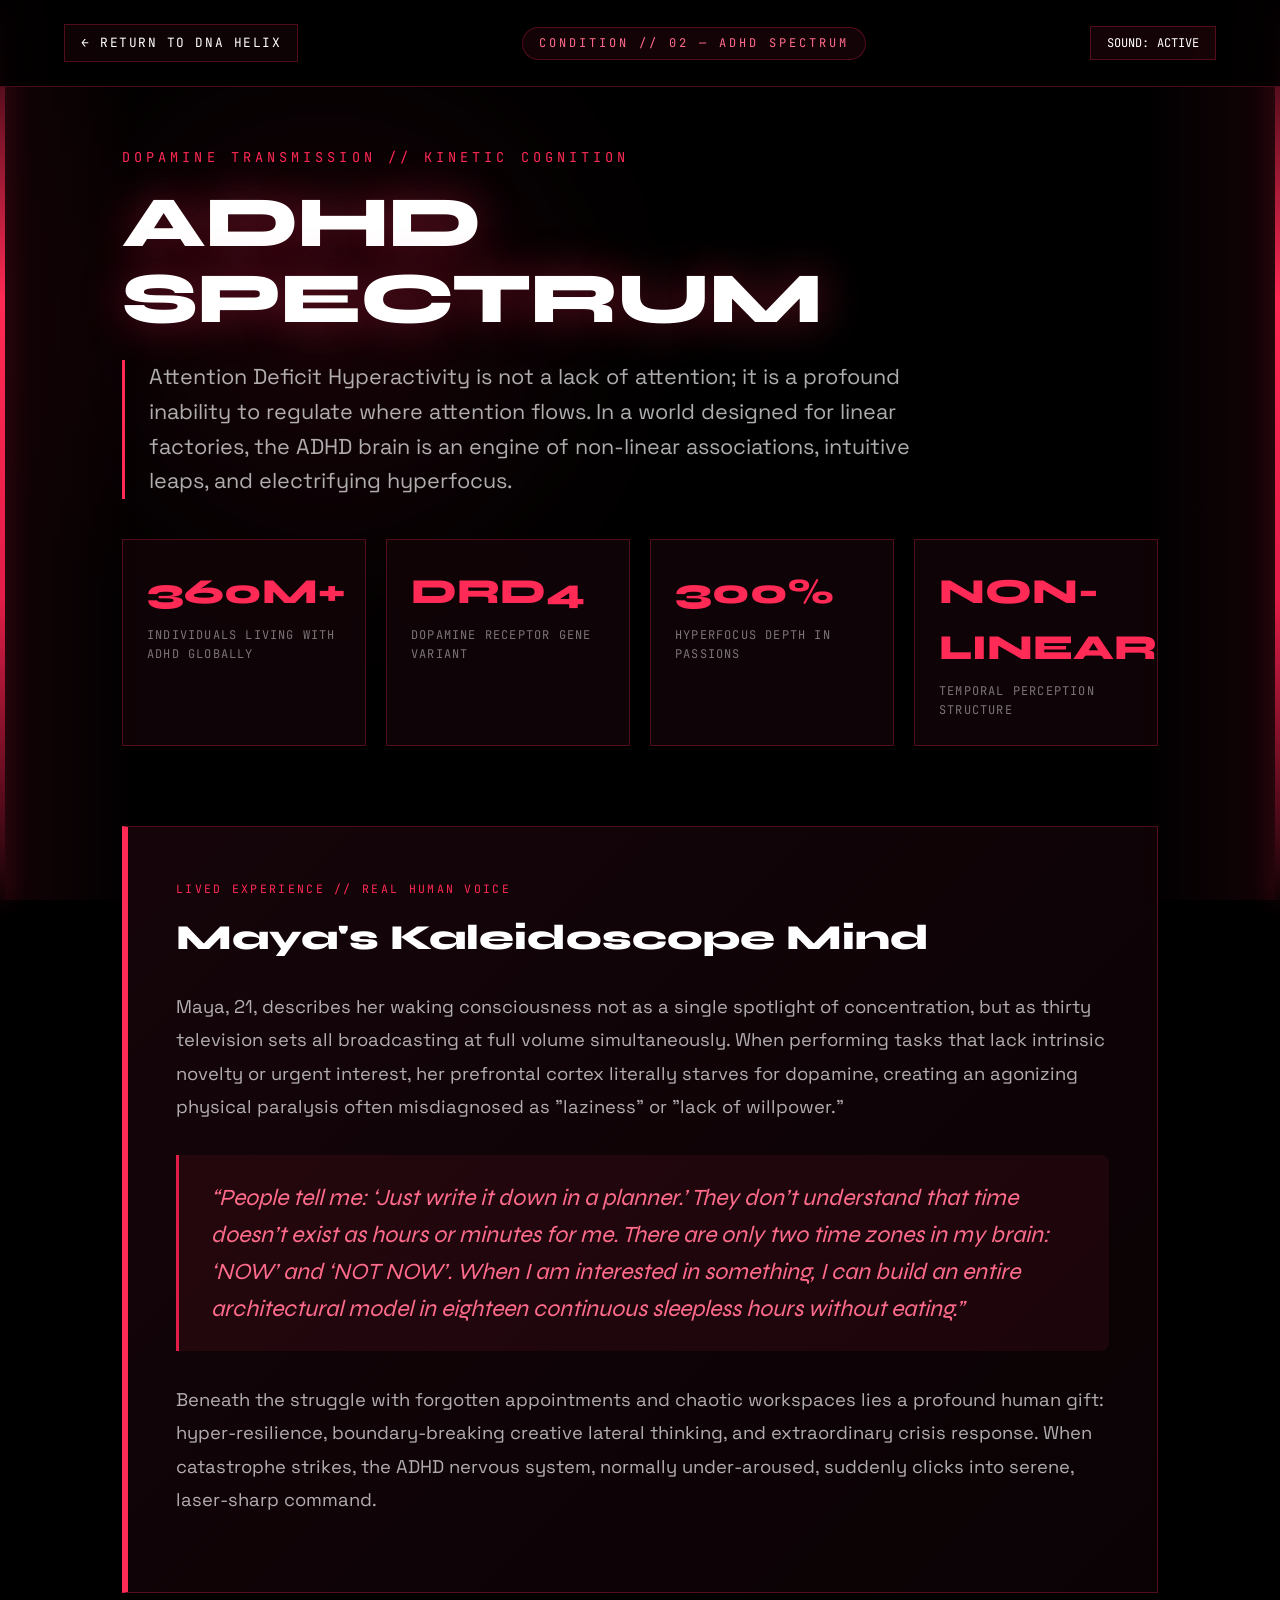
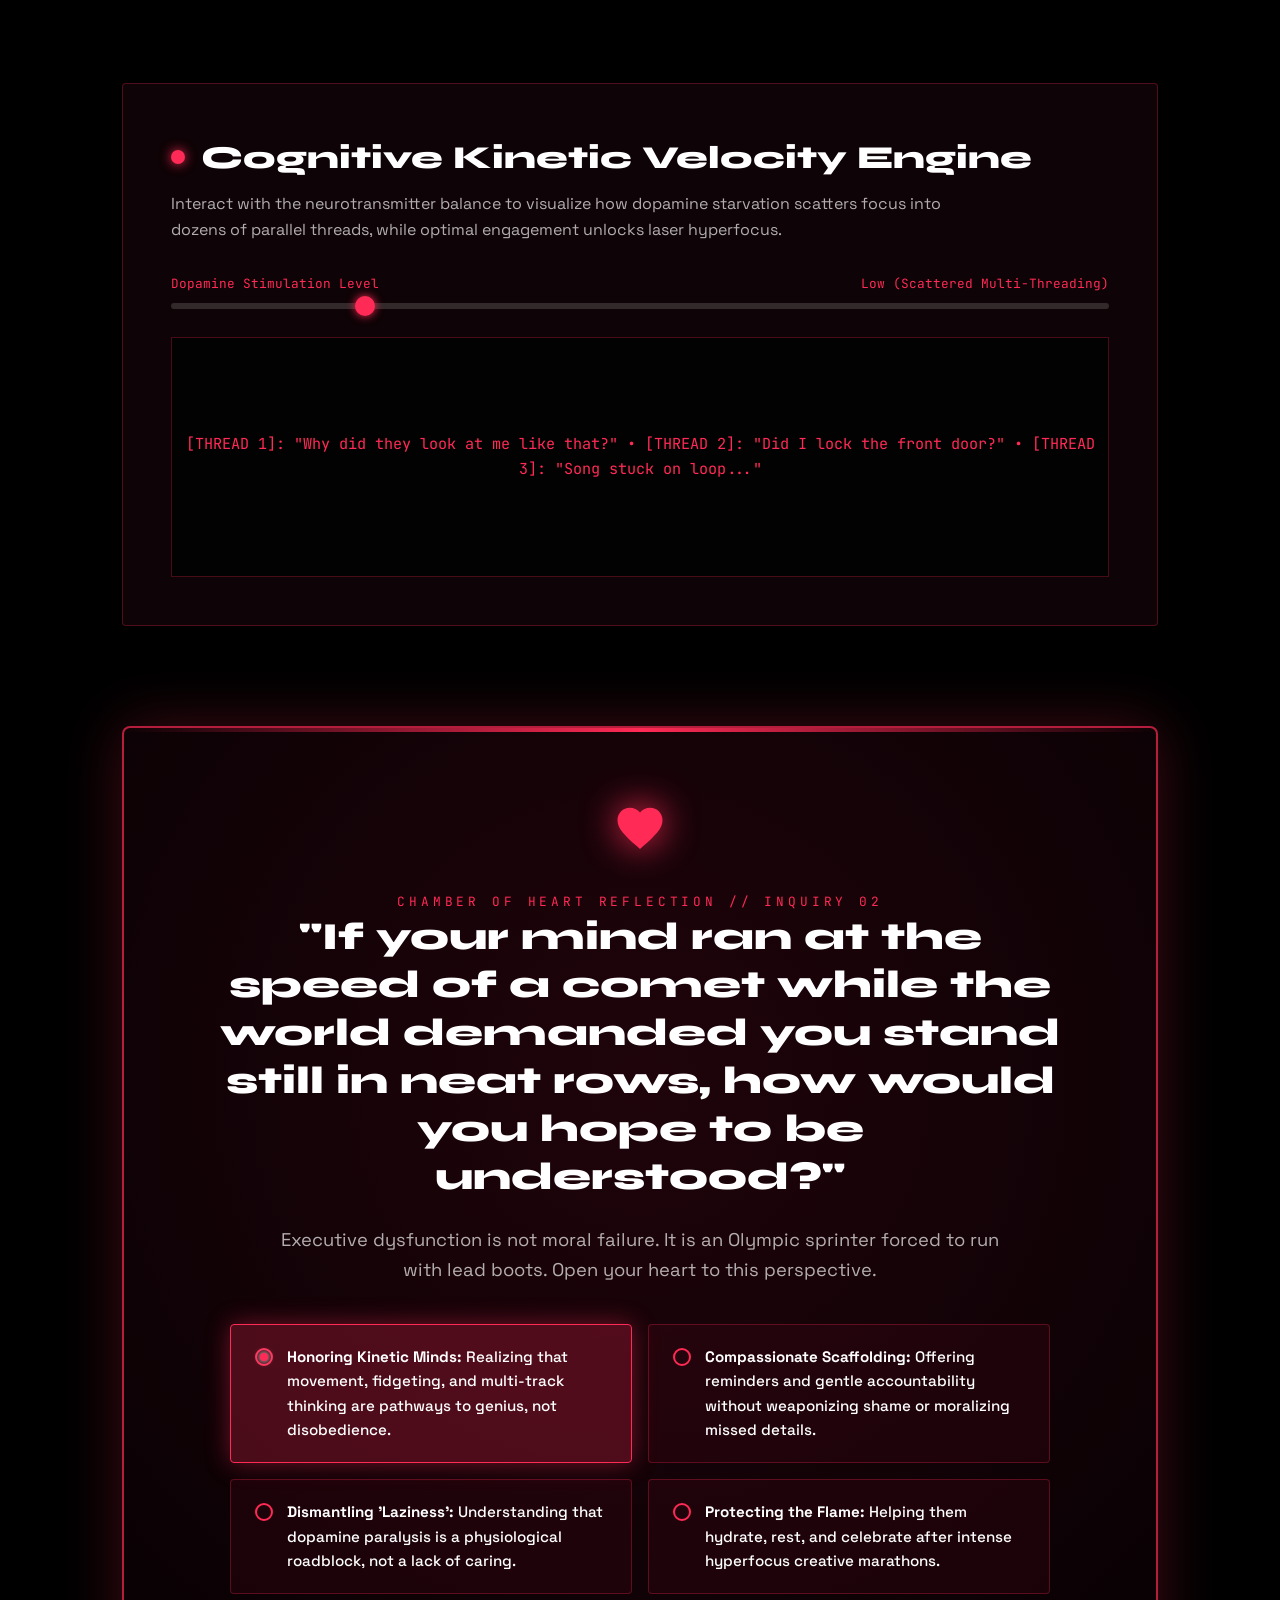
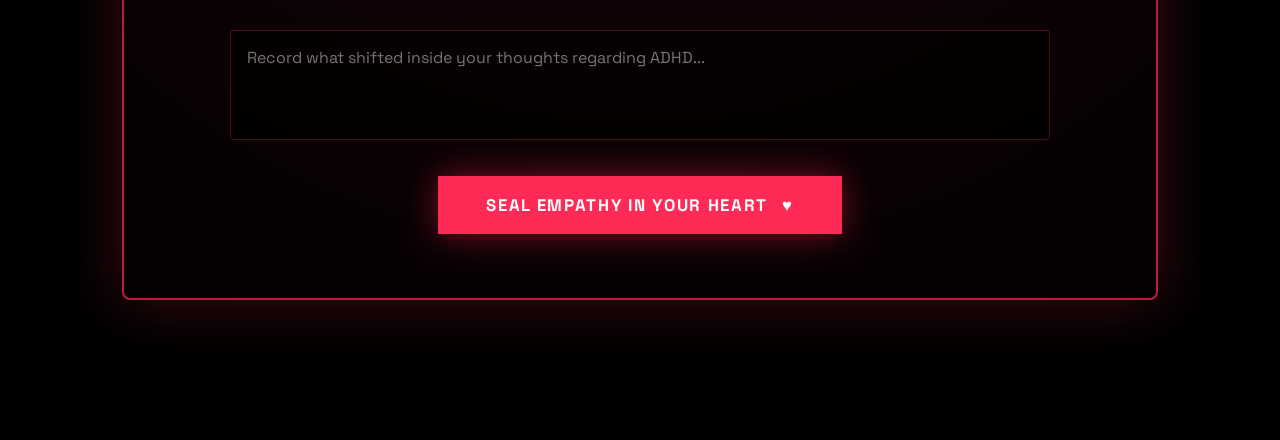
<file: adhd.html>
<!DOCTYPE html>
<html lang="en">
<head>
  <meta charset="UTF-8">
  <meta name="viewport" content="width=device-width, initial-scale=1.0">
  <title>ADHD Spectrum // MORBUS Empathy Chamber</title>
  <meta name="description" content="Understand the kinetic architecture of the ADHD mind, dopamine divergence, and cultivate genuine empathy.">
  <link rel="stylesheet" href="css/condition.css">
</head>
<body>

  <!-- Red Glowing Side Rails -->
  <div class="side-rail-left"></div>
  <div class="side-rail-right"></div>
  <div class="side-vignette-left"></div>
  <div class="side-vignette-right"></div>
  <div class="bg-ambient-orb"></div>

  <!-- Sticky Navigation Header -->
  <header class="condition-nav-header">
    <a href="index.html" class="nav-back-link">
      ← RETURN TO DNA HELIX
    </a>
    <div class="nav-center-badge">
      CONDITION // 02 — ADHD SPECTRUM
    </div>
    <button class="nav-audio-btn" id="audio-toggle">
      <span>SOUND:</span> <span id="audio-state">ACTIVE</span>
    </button>
  </header>

  <!-- Main Container -->
  <main class="condition-container">
    
    <!-- Hero Section -->
    <section class="condition-hero">
      <span class="hero-tag">DOPAMINE TRANSMISSION // KINETIC COGNITION</span>
      <h1 class="hero-title">ADHD SPECTRUM</h1>
      <p class="hero-lead">
        Attention Deficit Hyperactivity is not a lack of attention; it is a profound inability to regulate where attention flows. In a world designed for linear factories, the ADHD brain is an engine of non-linear associations, intuitive leaps, and electrifying hyperfocus.
      </p>

      <div class="hero-metrics-grid">
        <div class="metric-card">
          <div class="metric-val">360M+</div>
          <div class="metric-label">Individuals Living With ADHD Globally</div>
        </div>
        <div class="metric-card">
          <div class="metric-val">DRD4</div>
          <div class="metric-label">Dopamine Receptor Gene Variant</div>
        </div>
        <div class="metric-card">
          <div class="metric-val">300%</div>
          <div class="metric-label">Hyperfocus Depth In Passions</div>
        </div>
        <div class="metric-card">
          <div class="metric-val">NON-LINEAR</div>
          <div class="metric-label">Temporal Perception Structure</div>
        </div>
      </div>
    </section>

    <!-- The Lived Narrative -->
    <section class="narrative-section">
      <span class="narrative-badge">LIVED EXPERIENCE // REAL HUMAN VOICE</span>
      <h2 class="narrative-heading">Maya's Kaleidoscope Mind</h2>
      
      <p class="narrative-body">
        Maya, 21, describes her waking consciousness not as a single spotlight of concentration, but as thirty television sets all broadcasting at full volume simultaneously. When performing tasks that lack intrinsic novelty or urgent interest, her prefrontal cortex literally starves for dopamine, creating an agonizing physical paralysis often misdiagnosed as "laziness" or "lack of willpower."
      </p>

      <div class="narrative-quote">
        “People tell me: ‘Just write it down in a planner.’ They don’t understand that time doesn’t exist as hours or minutes for me. There are only two time zones in my brain: ‘NOW’ and ‘NOT NOW’. When I am interested in something, I can build an entire architectural model in eighteen continuous sleepless hours without eating.”
      </div>

      <p class="narrative-body">
        Beneath the struggle with forgotten appointments and chaotic workspaces lies a profound human gift: hyper-resilience, boundary-breaking creative lateral thinking, and extraordinary crisis response. When catastrophe strikes, the ADHD nervous system, normally under-aroused, suddenly clicks into serene, laser-sharp command.
      </p>
    </section>

    <!-- Interactive Simulator: The Mind Velocity Engine -->
    <section class="simulator-section">
      <div class="simulator-header">
        <h3 class="simulator-title">Cognitive Kinetic Velocity Engine</h3>
        <p class="simulator-desc">
          Interact with the neurotransmitter balance to visualize how dopamine starvation scatters focus into dozens of parallel threads, while optimal engagement unlocks laser hyperfocus.
        </p>
      </div>

      <div class="slider-group">
        <div class="slider-row">
          <div class="slider-label">
            <span>Dopamine Stimulation Level</span>
            <span id="dopamine-val">Low (Scattered Multi-Threading)</span>
          </div>
          <input type="range" class="custom-range" id="dopamine-slider" min="0" max="100" value="20">
        </div>
      </div>

      <div class="sensory-viewport" id="thought-viewport" style="flex-direction: column; gap: 8px;">
        <div id="thought-stream" style="font-family: var(--font-mono); font-size: 0.95rem; color: #ff2a55; text-align: center;">
          [THREAD 1]: "Why did they look at me like that?" • [THREAD 2]: "Did I lock the front door?" • [THREAD 3]: "Song stuck on loop..."
        </div>
      </div>
    </section>

    <!-- The Empathy Reflection Chamber -->
    <section class="empathy-chamber">
      <div class="heart-beater" id="heart-trigger" title="Click to listen to heartbeat">
        <svg viewBox="0 0 24 24">
          <path d="M12 21.35l-1.45-1.32C5.4 15.36 2 12.28 2 8.5 2 5.42 4.42 3 7.5 3c1.74 0 3.41.81 4.5 2.09C13.09 3.81 14.76 3 16.5 3 19.58 3 22 5.42 22 8.5c0 3.78-3.4 6.86-8.55 11.54L12 21.35z"/>
        </svg>
      </div>

      <span class="chamber-eyebrow">CHAMBER OF HEART REFLECTION // INQUIRY 02</span>
      
      <h2 class="chamber-question">
        "If your mind ran at the speed of a comet while the world demanded you stand still in neat rows, how would you hope to be understood?"
      </h2>

      <p class="chamber-subquestion">
        Executive dysfunction is not moral failure. It is an Olympic sprinter forced to run with lead boots. Open your heart to this perspective.
      </p>

      <div class="empathy-choices-grid">
        <div class="empathy-option" data-pledge="I will value people for their unique creative fire rather than their ability to sit motionless.">
          <div class="option-radio"></div>
          <div class="option-text">
            <strong>Honoring Kinetic Minds:</strong> Realizing that movement, fidgeting, and multi-track thinking are pathways to genius, not disobedience.
          </div>
        </div>

        <div class="empathy-option" data-pledge="I will replace shame with supportive structures and external scaffolding.">
          <div class="option-radio"></div>
          <div class="option-text">
            <strong>Compassionate Scaffolding:</strong> Offering reminders and gentle accountability without weaponizing shame or moralizing missed details.
          </div>
        </div>

        <div class="empathy-option" data-pledge="I will acknowledge that starting a mundane task can be an agonizing neurological block.">
          <div class="option-radio"></div>
          <div class="option-text">
            <strong>Dismantling 'Laziness':</strong> Understanding that dopamine paralysis is a physiological roadblock, not a lack of caring.
          </div>
        </div>

        <div class="empathy-option" data-pledge="I will celebrate their hyperfocus breakthroughs and protect them from burnout.">
          <div class="option-radio"></div>
          <div class="option-text">
            <strong>Protecting the Flame:</strong> Helping them hydrate, rest, and celebrate after intense hyperfocus creative marathons.
          </div>
        </div>
      </div>

      <textarea class="reflection-textarea" id="user-reflection" placeholder="Record what shifted inside your thoughts regarding ADHD..."></textarea>

      <div>
        <button class="btn-seal-empathy" id="btn-seal">
          <span>SEAL EMPATHY IN YOUR HEART</span>
          <span>♥</span>
        </button>
      </div>

      <!-- Sealed Result Display -->
      <div class="empathy-sealed-result" id="sealed-box">
        <h3 class="sealed-title">EMPATHY PLEDGE EMBEDDED</h3>
        <p class="sealed-desc" id="pledge-echo">
          "I will value people for their unique creative fire rather than their ability to sit motionless."
        </p>
        <div class="next-steps-row">
          <a href="down-syndrome.html" class="btn-next-condition">ADVANCE TO CONDITION 03: DOWN SYNDROME →</a>
          <a href="index.html" class="btn-back-nexus">RETURN TO DNA HELIX</a>
        </div>
      </div>
    </section>

  </main>

  <!-- Audio Engine & Scripts -->
  <script src="js/audio-engine.js"></script>
  <script>
    document.addEventListener('DOMContentLoaded', () => {
      // Audio Setup
      const audioBtn = document.getElementById('audio-toggle');
      const audioState = document.getElementById('audio-state');
      const heartTrigger = document.getElementById('heart-trigger');

      const initAudio = () => {
        if (window.morbusAudio) window.morbusAudio.ensureStarted();
        window.removeEventListener('click', initAudio);
      };
      window.addEventListener('click', initAudio);

      audioBtn.addEventListener('click', (e) => {
        e.stopPropagation();
        if (window.morbusAudio) {
          window.morbusAudio.ensureStarted();
          const muted = window.morbusAudio.toggleMute();
          audioState.textContent = muted ? 'MUTED' : 'ACTIVE';
        }
      });

      heartTrigger.addEventListener('click', () => {
        if (window.morbusAudio) window.morbusAudio.playHeartPulse();
      });

      // Dopamine Velocity Slider
      const dopamineSlider = document.getElementById('dopamine-slider');
      const dopamineVal = document.getElementById('dopamine-val');
      const thoughtStream = document.getElementById('thought-stream');
      const thoughtViewport = document.getElementById('thought-viewport');

      const thoughtsLow = [
        '[THREAD 1]: "Why did they look at me like that?"',
        '[THREAD 2]: "Did I leave the oven on 6 hours ago?"',
        '[THREAD 3]: "Need music right now or brain will scream"',
        '[THREAD 4]: "Why is the clock ticking so loudly?"'
      ];

      const thoughtsMid = [
        '[IDEA FLOW]: "Connecting the biological data with the user interface..."',
        '[SYNAPSE]: "What if we reimagined accessibility from the ground up?"'
      ];

      const thoughtsHyper = [
        '>>> FLOW STATE ACTIVATED <<<',
        'TOTAL COGNITIVE ABSORPTION: 100%',
        'ALL SATELLITE THOUGHTS SILENCED. PURE CREATIVE UNIFICATION.'
      ];

      dopamineSlider.addEventListener('input', () => {
        const val = parseInt(dopamineSlider.value);
        if (val < 40) {
          dopamineVal.textContent = `${val}% (Dopamine Depleted // Fragmented Attention)`;
          thoughtStream.innerHTML = thoughtsLow.join('<br>');
          thoughtStream.style.color = '#ff2a55';
          thoughtViewport.style.background = '#0d0205';
        } else if (val < 75) {
          dopamineVal.textContent = `${val}% (Harmonic Stimulation // Associative Brilliance)`;
          thoughtStream.innerHTML = thoughtsMid.join('<br>');
          thoughtStream.style.color = '#fb7185';
          thoughtViewport.style.background = '#150308';
        } else {
          dopamineVal.textContent = `${val}% (HYPERFOCUS // Singular Laser Flow)`;
          thoughtStream.innerHTML = thoughtsHyper.join('<br>');
          thoughtStream.style.color = '#ffffff';
          thoughtViewport.style.background = 'radial-gradient(circle, #880825 0%, #000 80%)';
        }
      });

      // Empathy Choices
      const options = document.querySelectorAll('.empathy-option');
      let selectedPledge = "I will value people for their unique creative fire rather than their ability to sit motionless.";

      options.forEach(opt => {
        opt.addEventListener('click', () => {
          options.forEach(o => o.classList.remove('selected'));
          opt.classList.add('selected');
          selectedPledge = opt.getAttribute('data-pledge');
          if (window.morbusAudio) window.morbusAudio.playCardHover();
        });
      });
      if (options[0]) options[0].classList.add('selected');

      // Seal Empathy Button
      const btnSeal = document.getElementById('btn-seal');
      const sealedBox = document.getElementById('sealed-box');
      const pledgeEcho = document.getElementById('pledge-echo');
      const customInput = document.getElementById('user-reflection');

      btnSeal.addEventListener('click', () => {
        if (customInput.value.trim().length > 0) {
          selectedPledge = customInput.value.trim();
        }
        pledgeEcho.textContent = `"${selectedPledge}"`;
        sealedBox.classList.add('active');

        if (window.morbusAudio) window.morbusAudio.playEmpathyResonance();
        sealedBox.scrollIntoView({ behavior: 'smooth', block: 'center' });
      });
    });
  </script>
</body>
</html>
</file>
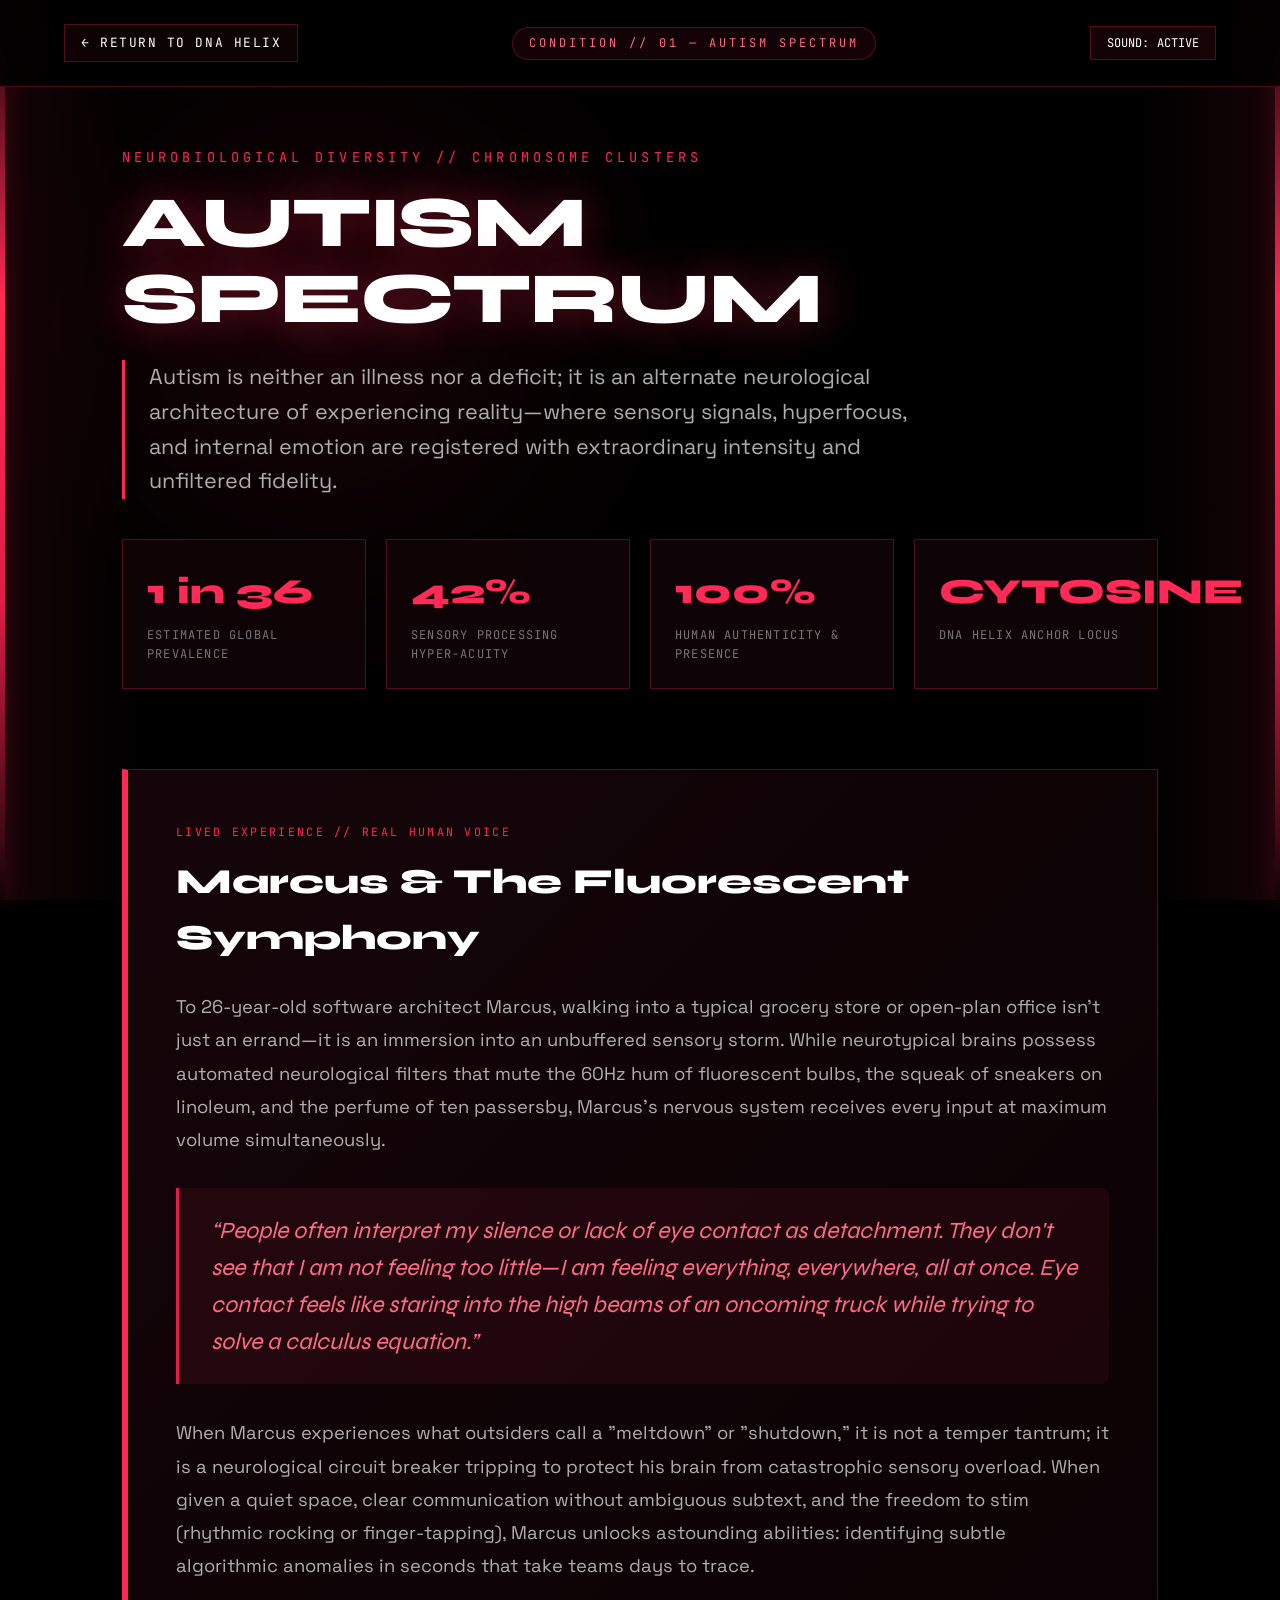
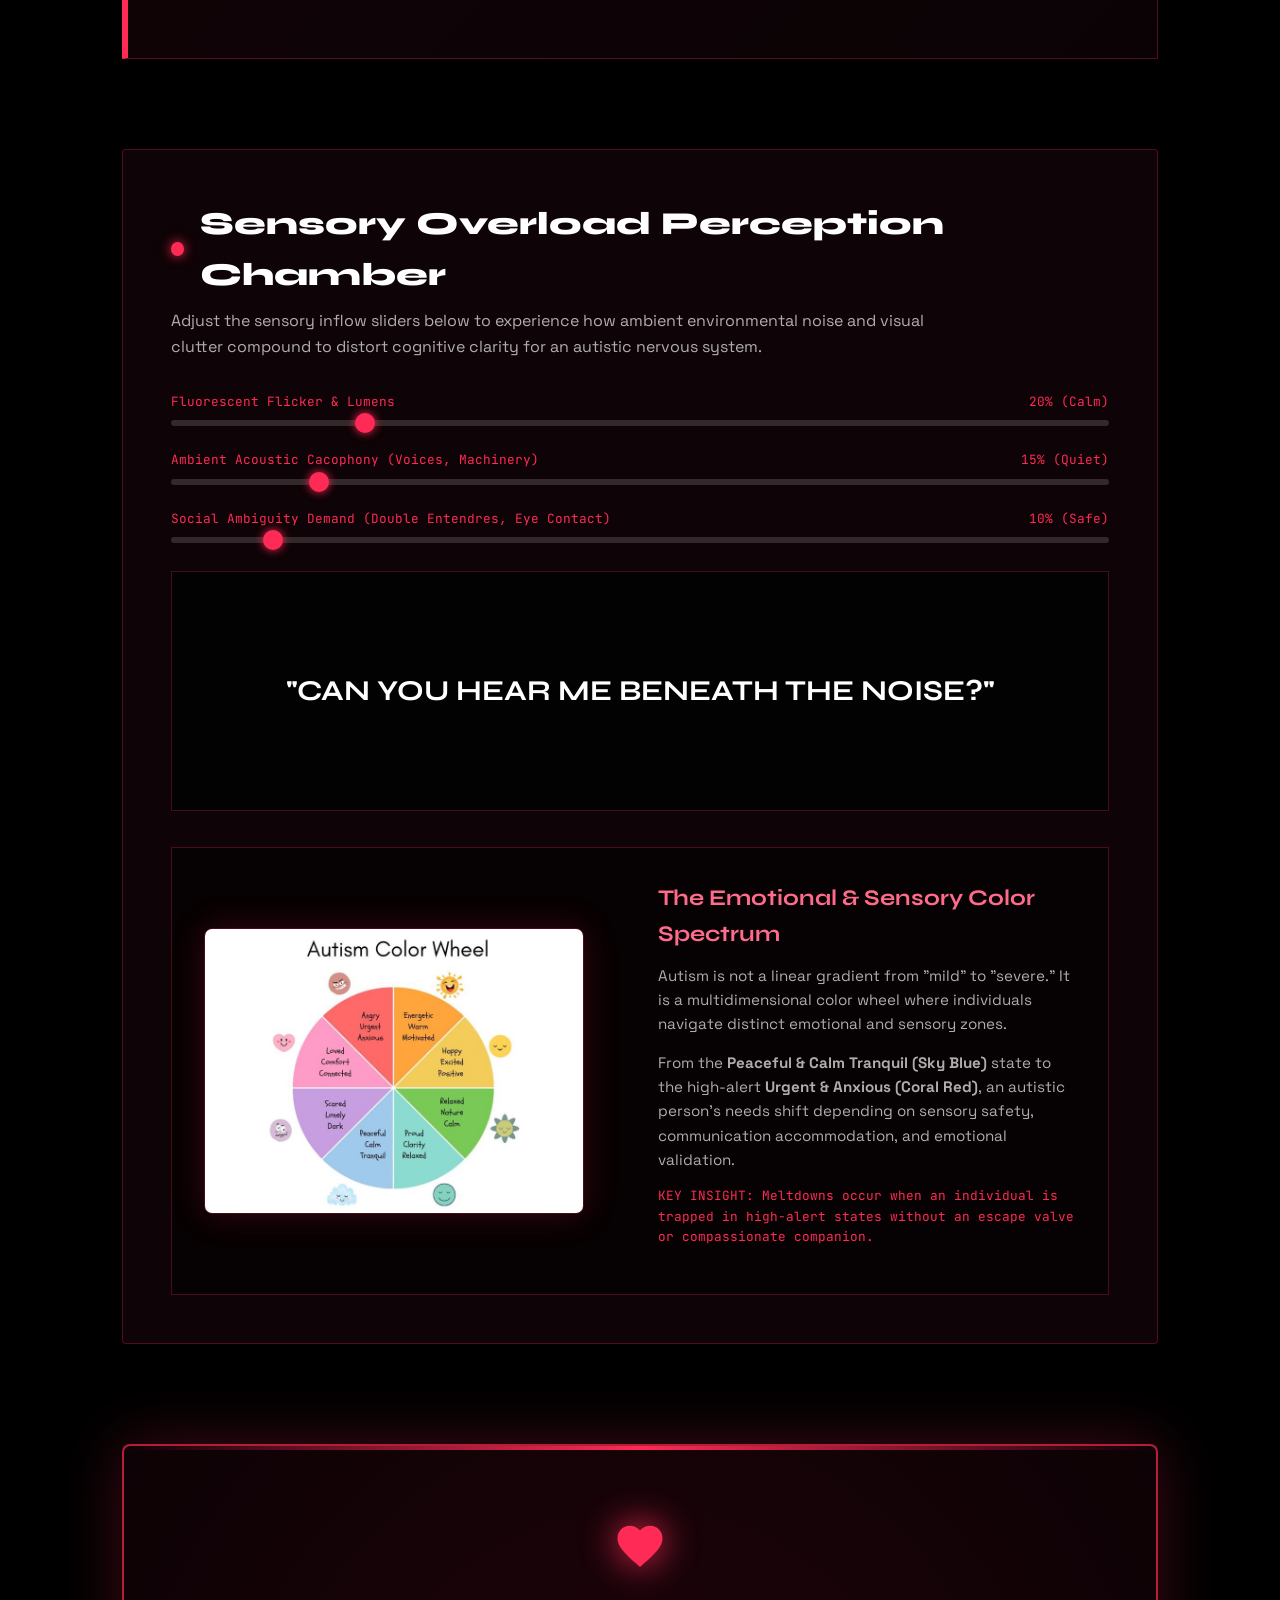
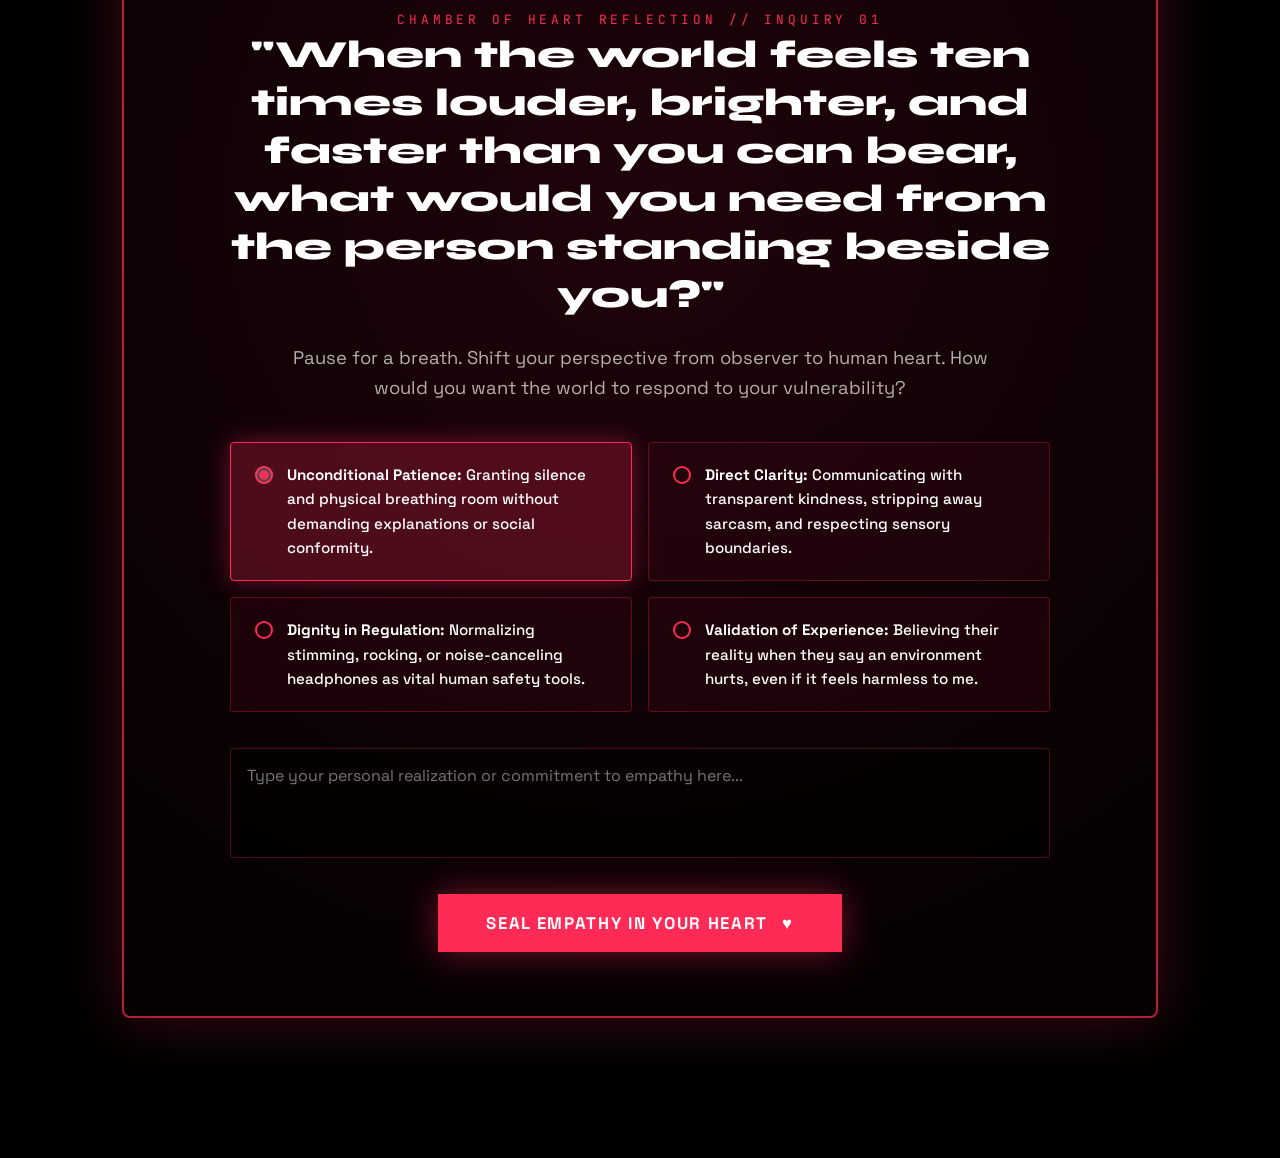
<file: autism.html>
<!DOCTYPE html>
<html lang="en">
<head>
  <meta charset="UTF-8">
  <meta name="viewport" content="width=device-width, initial-scale=1.0">
  <title>Autism Spectrum // MORBUS Empathy Chamber</title>
  <meta name="description" content="Explore the lived sensory perspective of autism, emotional topology, and develop deep empathy through interactive reflection.">
  <link rel="stylesheet" href="css/condition.css">
</head>
<body>

  <!-- Red Glowing Side Rails (User specification: red theme side color with black as main page color) -->
  <div class="side-rail-left"></div>
  <div class="side-rail-right"></div>
  <div class="side-vignette-left"></div>
  <div class="side-vignette-right"></div>
  <div class="bg-ambient-orb"></div>

  <!-- Sticky Navigation Header -->
  <header class="condition-nav-header">
    <a href="index.html" class="nav-back-link">
      ← RETURN TO DNA HELIX
    </a>
    <div class="nav-center-badge">
      CONDITION // 01 — AUTISM SPECTRUM
    </div>
    <button class="nav-audio-btn" id="audio-toggle">
      <span>SOUND:</span> <span id="audio-state">ACTIVE</span>
    </button>
  </header>

  <!-- Main Container -->
  <main class="condition-container">
    
    <!-- Hero Section -->
    <section class="condition-hero">
      <span class="hero-tag">NEUROBIOLOGICAL DIVERSITY // CHROMOSOME CLUSTERS</span>
      <h1 class="hero-title">AUTISM SPECTRUM</h1>
      <p class="hero-lead">
        Autism is neither an illness nor a deficit; it is an alternate neurological architecture of experiencing reality—where sensory signals, hyperfocus, and internal emotion are registered with extraordinary intensity and unfiltered fidelity.
      </p>

      <div class="hero-metrics-grid">
        <div class="metric-card">
          <div class="metric-val">1 in 36</div>
          <div class="metric-label">Estimated Global Prevalence</div>
        </div>
        <div class="metric-card">
          <div class="metric-val">42%</div>
          <div class="metric-label">Sensory Processing Hyper-Acuity</div>
        </div>
        <div class="metric-card">
          <div class="metric-val">100%</div>
          <div class="metric-label">Human Authenticity & Presence</div>
        </div>
        <div class="metric-card">
          <div class="metric-val">CYTOSINE</div>
          <div class="metric-label">DNA Helix Anchor Locus</div>
        </div>
      </div>
    </section>

    <!-- The Lived Narrative -->
    <section class="narrative-section">
      <span class="narrative-badge">LIVED EXPERIENCE // REAL HUMAN VOICE</span>
      <h2 class="narrative-heading">Marcus & The Fluorescent Symphony</h2>
      
      <p class="narrative-body">
        To 26-year-old software architect Marcus, walking into a typical grocery store or open-plan office isn't just an errand—it is an immersion into an unbuffered sensory storm. While neurotypical brains possess automated neurological filters that mute the 60Hz hum of fluorescent bulbs, the squeak of sneakers on linoleum, and the perfume of ten passersby, Marcus’s nervous system receives every input at maximum volume simultaneously.
      </p>

      <div class="narrative-quote">
        “People often interpret my silence or lack of eye contact as detachment. They don't see that I am not feeling too little—I am feeling everything, everywhere, all at once. Eye contact feels like staring into the high beams of an oncoming truck while trying to solve a calculus equation.”
      </div>

      <p class="narrative-body">
        When Marcus experiences what outsiders call a "meltdown" or "shutdown," it is not a temper tantrum; it is a neurological circuit breaker tripping to protect his brain from catastrophic sensory overload. When given a quiet space, clear communication without ambiguous subtext, and the freedom to stim (rhythmic rocking or finger-tapping), Marcus unlocks astounding abilities: identifying subtle algorithmic anomalies in seconds that take teams days to trace.
      </p>
    </section>

    <!-- Interactive Sensory Overload Simulator -->
    <section class="simulator-section">
      <div class="simulator-header">
        <h3 class="simulator-title">Sensory Overload Perception Chamber</h3>
        <p class="simulator-desc">
          Adjust the sensory inflow sliders below to experience how ambient environmental noise and visual clutter compound to distort cognitive clarity for an autistic nervous system.
        </p>
      </div>

      <div class="slider-group">
        <div class="slider-row">
          <div class="slider-label">
            <span>Fluorescent Flicker & Lumens</span>
            <span id="light-val">20% (Calm)</span>
          </div>
          <input type="range" class="custom-range" id="light-slider" min="0" max="100" value="20">
        </div>

        <div class="slider-row">
          <div class="slider-label">
            <span>Ambient Acoustic Cacophony (Voices, Machinery)</span>
            <span id="noise-val">15% (Quiet)</span>
          </div>
          <input type="range" class="custom-range" id="noise-slider" min="0" max="100" value="15">
        </div>

        <div class="slider-row">
          <div class="slider-label">
            <span>Social Ambiguity Demand (Double Entendres, Eye Contact)</span>
            <span id="social-val">10% (Safe)</span>
          </div>
          <input type="range" class="custom-range" id="social-slider" min="0" max="100" value="10">
        </div>
      </div>

      <!-- Live Simulated Visual Field -->
      <div class="sensory-viewport" id="sensory-box">
        <div class="sensory-text-layer" id="sensory-text">
          "CAN YOU HEAR ME BENEATH THE NOISE?"
        </div>
      </div>

      <!-- Autism Color Wheel Integration -->
      <div class="color-wheel-container">
        <img src="images_800_lktlqftkn5d.jpeg" alt="Autism Color Wheel illustrating emotional spectrum" class="color-wheel-img">
        <div class="color-wheel-info">
          <h4>The Emotional & Sensory Color Spectrum</h4>
          <p>
            Autism is not a linear gradient from "mild" to "severe." It is a multidimensional color wheel where individuals navigate distinct emotional and sensory zones.
          </p>
          <p>
            From the <strong>Peaceful & Calm Tranquil (Sky Blue)</strong> state to the high-alert <strong>Urgent & Anxious (Coral Red)</strong>, an autistic person’s needs shift depending on sensory safety, communication accommodation, and emotional validation.
          </p>
          <p style="font-family: var(--font-mono); font-size: 0.8rem; color: var(--red-primary);">
            KEY INSIGHT: Meltdowns occur when an individual is trapped in high-alert states without an escape valve or compassionate companion.
          </p>
        </div>
      </div>
    </section>

    <!-- ==========================================================================
         THE EMPATHY REFLECTION CHAMBER (QUESTIONING THE USER AT THE END)
         ========================================================================== -->
    <section class="empathy-chamber">
      <div class="heart-beater" id="heart-trigger" title="Click to listen to heartbeat">
        <svg viewBox="0 0 24 24">
          <path d="M12 21.35l-1.45-1.32C5.4 15.36 2 12.28 2 8.5 2 5.42 4.42 3 7.5 3c1.74 0 3.41.81 4.5 2.09C13.09 3.81 14.76 3 16.5 3 19.58 3 22 5.42 22 8.5c0 3.78-3.4 6.86-8.55 11.54L12 21.35z"/>
        </svg>
      </div>

      <span class="chamber-eyebrow">CHAMBER OF HEART REFLECTION // INQUIRY 01</span>
      
      <h2 class="chamber-question">
        "When the world feels ten times louder, brighter, and faster than you can bear, what would you need from the person standing beside you?"
      </h2>

      <p class="chamber-subquestion">
        Pause for a breath. Shift your perspective from observer to human heart. How would you want the world to respond to your vulnerability?
      </p>

      <div class="empathy-choices-grid">
        <div class="empathy-option" data-pledge="I choose to offer quiet stillness and eliminate judgment when someone near me is overwhelmed.">
          <div class="option-radio"></div>
          <div class="option-text">
            <strong>Unconditional Patience:</strong> Granting silence and physical breathing room without demanding explanations or social conformity.
          </div>
        </div>

        <div class="empathy-option" data-pledge="I will listen directly to literal needs rather than imposing neurotypical social expectations.">
          <div class="option-radio"></div>
          <div class="option-text">
            <strong>Direct Clarity:</strong> Communicating with transparent kindness, stripping away sarcasm, and respecting sensory boundaries.
          </div>
        </div>

        <div class="empathy-option" data-pledge="I will recognize self-regulation stims as healthy coping mechanisms rather than oddities.">
          <div class="option-radio"></div>
          <div class="option-text">
            <strong>Dignity in Regulation:</strong> Normalizing stimming, rocking, or noise-canceling headphones as vital human safety tools.
          </div>
        </div>

        <div class="empathy-option" data-pledge="I will remember that sensory distress is real physical agony, not behavioral defiance.">
          <div class="option-radio"></div>
          <div class="option-text">
            <strong>Validation of Experience:</strong> Believing their reality when they say an environment hurts, even if it feels harmless to me.
          </div>
        </div>
      </div>

      <textarea class="reflection-textarea" id="user-reflection" placeholder="Type your personal realization or commitment to empathy here..."></textarea>

      <div>
        <button class="btn-seal-empathy" id="btn-seal">
          <span>SEAL EMPATHY IN YOUR HEART</span>
          <span>♥</span>
        </button>
      </div>

      <!-- Sealed Result Display -->
      <div class="empathy-sealed-result" id="sealed-box">
        <h3 class="sealed-title">EMPATHY PLEDGE EMBEDDED</h3>
        <p class="sealed-desc" id="pledge-echo">
          "I choose to offer quiet stillness and eliminate judgment when someone near me is overwhelmed."
        </p>
        <div class="next-steps-row">
          <a href="adhd.html" class="btn-next-condition">ADVANCE TO CONDITION 02: ADHD →</a>
          <a href="index.html" class="btn-back-nexus">RETURN TO DNA HELIX</a>
        </div>
      </div>
    </section>

  </main>

  <!-- Audio Engine & Scripts -->
  <script src="js/audio-engine.js"></script>
  <script>
    document.addEventListener('DOMContentLoaded', () => {
      // Audio Setup
      const audioBtn = document.getElementById('audio-toggle');
      const audioState = document.getElementById('audio-state');
      const heartTrigger = document.getElementById('heart-trigger');

      const initAudio = () => {
        if (window.morbusAudio) {
          window.morbusAudio.ensureStarted();
        }
        window.removeEventListener('click', initAudio);
      };
      window.addEventListener('click', initAudio);

      audioBtn.addEventListener('click', (e) => {
        e.stopPropagation();
        if (window.morbusAudio) {
          window.morbusAudio.ensureStarted();
          const muted = window.morbusAudio.toggleMute();
          audioState.textContent = muted ? 'MUTED' : 'ACTIVE';
        }
      });

      // Heart Pulse Click
      heartTrigger.addEventListener('click', () => {
        if (window.morbusAudio) {
          window.morbusAudio.playHeartPulse();
        }
      });

      // Sensory Simulator Sliders
      const lightSlider = document.getElementById('light-slider');
      const noiseSlider = document.getElementById('noise-slider');
      const socialSlider = document.getElementById('social-slider');
      const lightVal = document.getElementById('light-val');
      const noiseVal = document.getElementById('noise-val');
      const socialVal = document.getElementById('social-val');
      const sensoryBox = document.getElementById('sensory-box');
      const sensoryText = document.getElementById('sensory-text');

      const updateSensory = () => {
        const l = parseInt(lightSlider.value);
        const n = parseInt(noiseSlider.value);
        const s = parseInt(socialSlider.value);

        lightVal.textContent = `${l}% (${l > 60 ? 'Strobe Overload' : l > 30 ? 'Harsh' : 'Calm'})`;
        noiseVal.textContent = `${n}% (${n > 60 ? 'Deafening Cacophony' : n > 30 ? 'Intrusive' : 'Quiet'})`;
        socialVal.textContent = `${s}% (${s > 60 ? 'Extreme Pressure' : s > 30 ? 'Ambiguous' : 'Safe'})`;

        const totalOverload = (l + n + s) / 300;

        // Visual simulation: extreme blur, jitter, chromatic aberration, high brightness
        const blur = totalOverload * 12;
        const brightness = 1 + totalOverload * 1.8;
        const jitter = totalOverload * 10;
        
        sensoryBox.style.filter = `blur(${blur}px) brightness(${brightness})`;
        sensoryBox.style.background = `rgba(${Math.floor(255 * totalOverload)}, 0, ${Math.floor(80 * totalOverload)}, 0.9)`;
        
        if (totalOverload > 0.65) {
          sensoryText.textContent = "SYSTEM OVERLOAD // CIRCUITS SATURATED // NEED RETREAT";
          sensoryText.style.letterSpacing = `${4 + Math.random() * 8}px`;
        } else {
          sensoryText.textContent = '"CAN YOU HEAR ME BENEATH THE NOISE?"';
          sensoryText.style.letterSpacing = '1px';
        }
      };

      lightSlider.addEventListener('input', updateSensory);
      noiseSlider.addEventListener('input', updateSensory);
      socialSlider.addEventListener('input', updateSensory);

      // Empathy Choices
      const options = document.querySelectorAll('.empathy-option');
      let selectedPledge = "I choose to offer quiet stillness and eliminate judgment when someone near me is overwhelmed.";

      options.forEach(opt => {
        opt.addEventListener('click', () => {
          options.forEach(o => o.classList.remove('selected'));
          opt.classList.add('selected');
          selectedPledge = opt.getAttribute('data-pledge');
          if (window.morbusAudio) {
            window.morbusAudio.playCardHover();
          }
        });
      });
      // Select first by default
      if (options[0]) options[0].classList.add('selected');

      // Seal Empathy Button
      const btnSeal = document.getElementById('btn-seal');
      const sealedBox = document.getElementById('sealed-box');
      const pledgeEcho = document.getElementById('pledge-echo');
      const customInput = document.getElementById('user-reflection');

      btnSeal.addEventListener('click', () => {
        if (customInput.value.trim().length > 0) {
          selectedPledge = customInput.value.trim();
        }

        pledgeEcho.textContent = `"${selectedPledge}"`;
        sealedBox.classList.add('active');

        // Play transcendent empathy soundscape chord & heart pulse
        if (window.morbusAudio) {
          window.morbusAudio.playEmpathyResonance();
        }

        // Scroll to sealed result smoothly
        sealedBox.scrollIntoView({ behavior: 'smooth', block: 'center' });
      });
    });
  </script>
</body>
</html>
</file>
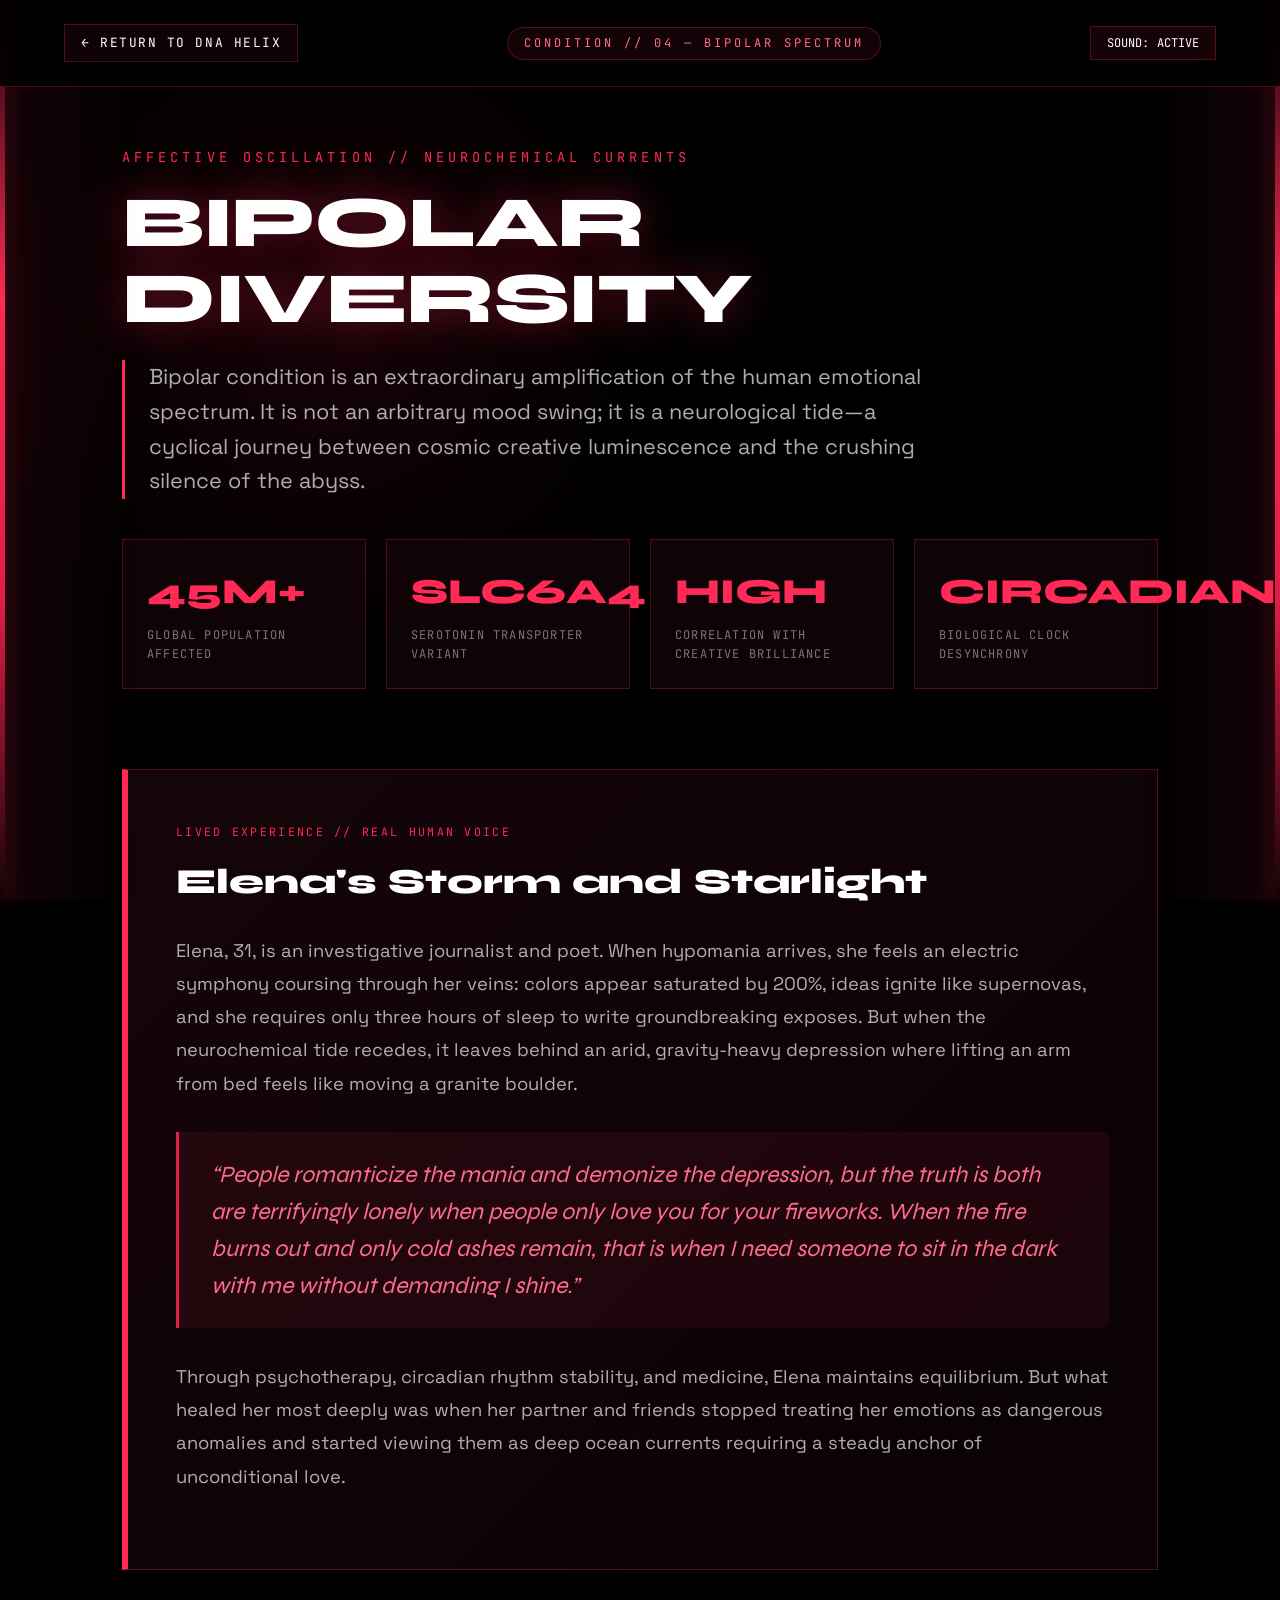
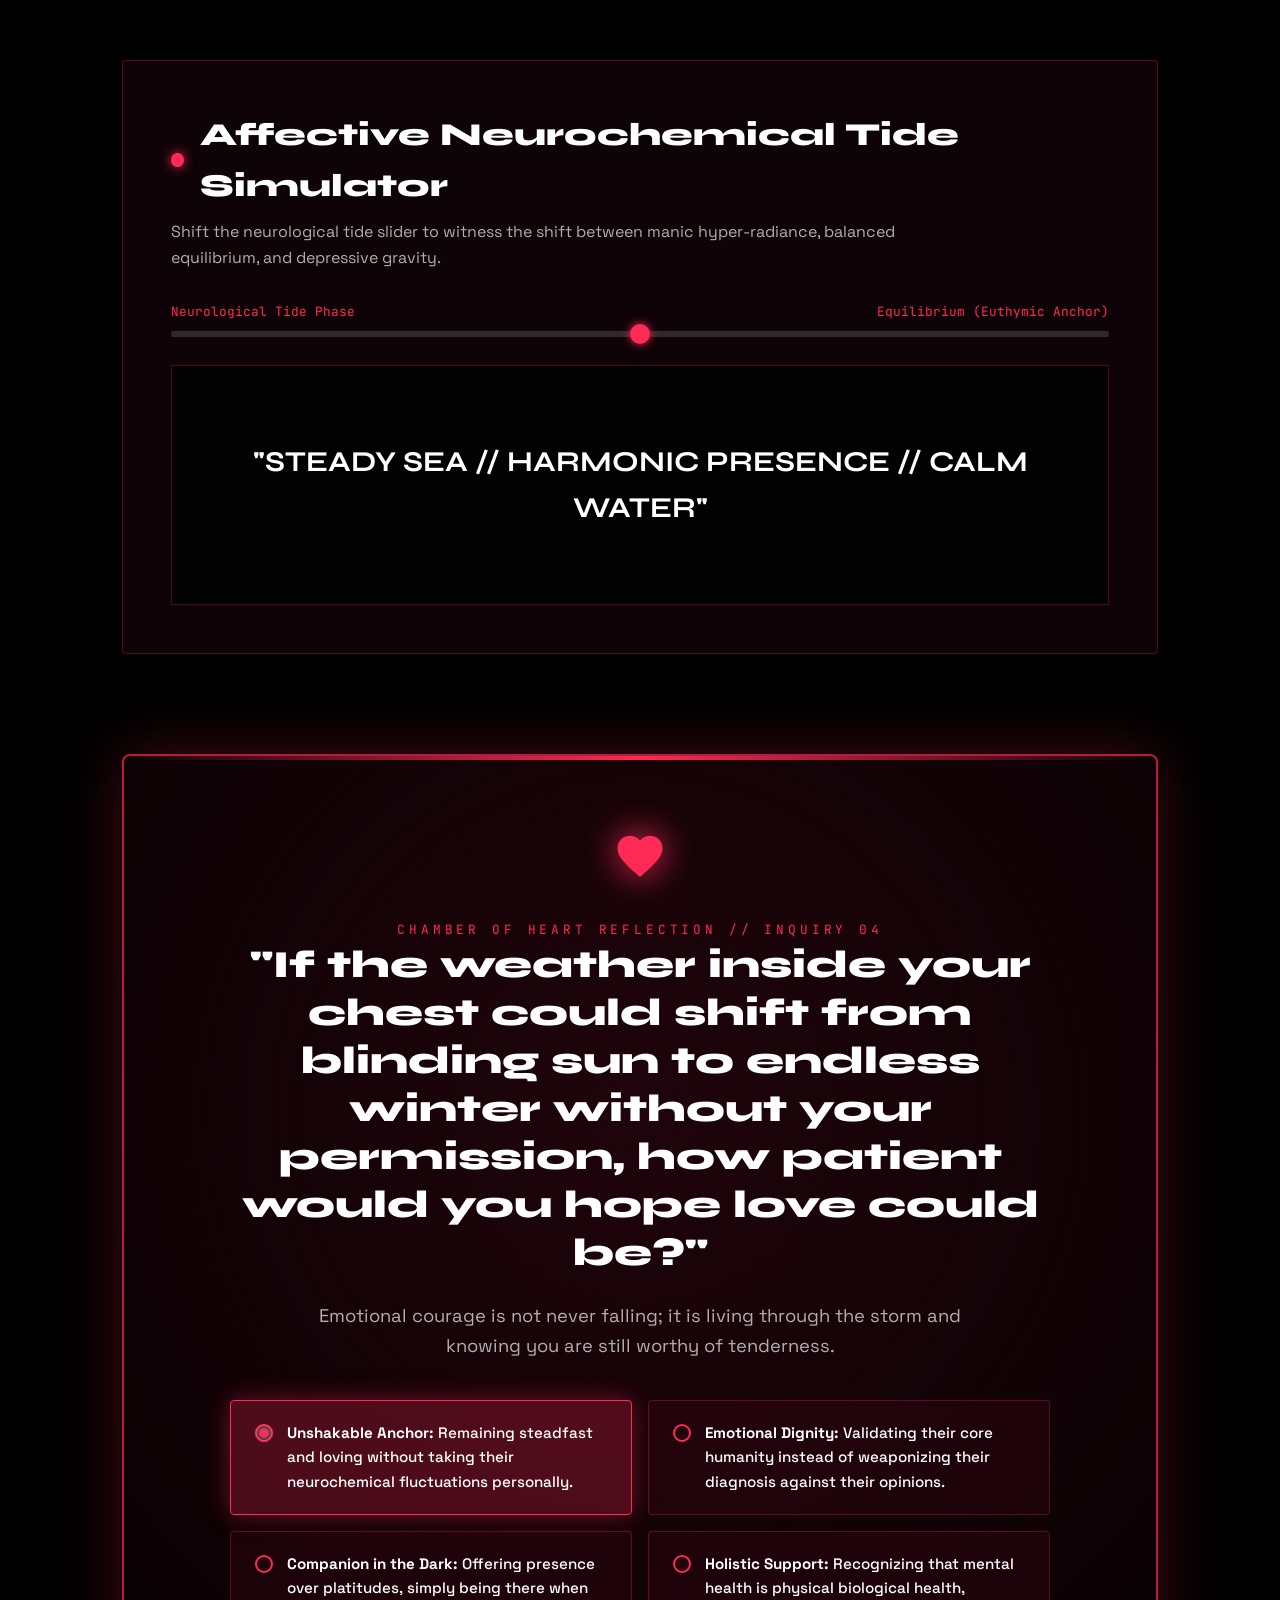
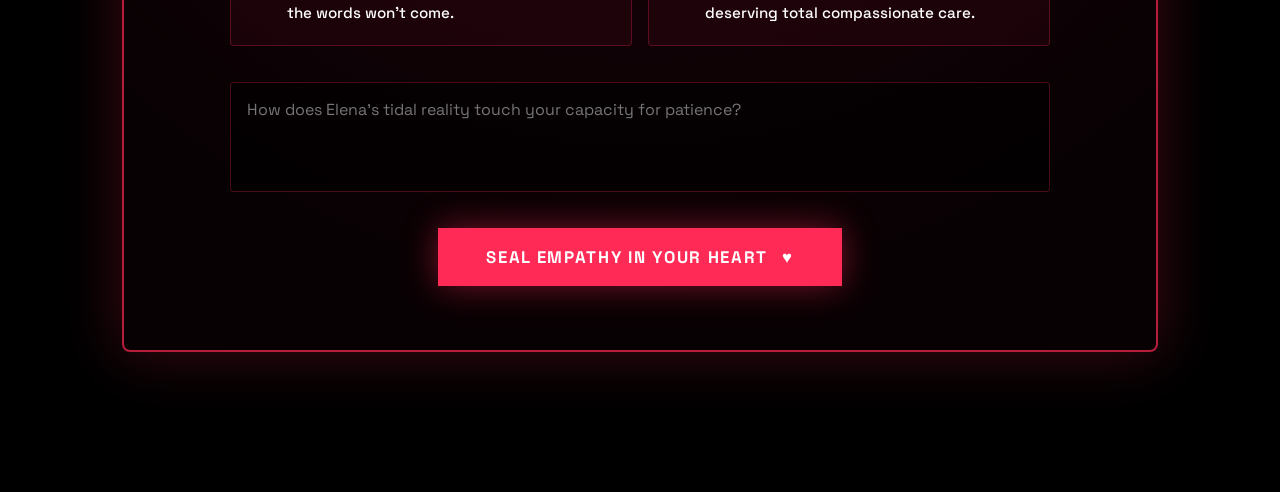
<file: bipolar.html>
<!DOCTYPE html>
<html lang="en">
<head>
  <meta charset="UTF-8">
  <meta name="viewport" content="width=device-width, initial-scale=1.0">
  <title>Bipolar Spectrum // MORBUS Empathy Chamber</title>
  <meta name="description" content="Explore the deep emotional oceans and neurochemical tides of bipolar spectrum differences, and discover profound empathy.">
  <link rel="stylesheet" href="css/condition.css">
</head>
<body>

  <!-- Red Glowing Side Rails -->
  <div class="side-rail-left"></div>
  <div class="side-rail-right"></div>
  <div class="side-vignette-left"></div>
  <div class="side-vignette-right"></div>
  <div class="bg-ambient-orb"></div>

  <!-- Sticky Navigation Header -->
  <header class="condition-nav-header">
    <a href="index.html" class="nav-back-link">
      ← RETURN TO DNA HELIX
    </a>
    <div class="nav-center-badge">
      CONDITION // 04 — BIPOLAR SPECTRUM
    </div>
    <button class="nav-audio-btn" id="audio-toggle">
      <span>SOUND:</span> <span id="audio-state">ACTIVE</span>
    </button>
  </header>

  <!-- Main Container -->
  <main class="condition-container">
    
    <!-- Hero Section -->
    <section class="condition-hero">
      <span class="hero-tag">AFFECTIVE OSCILLATION // NEUROCHEMICAL CURRENTS</span>
      <h1 class="hero-title">BIPOLAR DIVERSITY</h1>
      <p class="hero-lead">
        Bipolar condition is an extraordinary amplification of the human emotional spectrum. It is not an arbitrary mood swing; it is a neurological tide—a cyclical journey between cosmic creative luminescence and the crushing silence of the abyss.
      </p>

      <div class="hero-metrics-grid">
        <div class="metric-card">
          <div class="metric-val">45M+</div>
          <div class="metric-label">Global Population Affected</div>
        </div>
        <div class="metric-card">
          <div class="metric-val">SLC6A4</div>
          <div class="metric-label">Serotonin Transporter Variant</div>
        </div>
        <div class="metric-card">
          <div class="metric-val">HIGH</div>
          <div class="metric-label">Correlation with Creative Brilliance</div>
        </div>
        <div class="metric-card">
          <div class="metric-val">CIRCADIAN</div>
          <div class="metric-label">Biological Clock Desynchrony</div>
        </div>
      </div>
    </section>

    <!-- The Lived Narrative -->
    <section class="narrative-section">
      <span class="narrative-badge">LIVED EXPERIENCE // REAL HUMAN VOICE</span>
      <h2 class="narrative-heading">Elena's Storm and Starlight</h2>
      
      <p class="narrative-body">
        Elena, 31, is an investigative journalist and poet. When hypomania arrives, she feels an electric symphony coursing through her veins: colors appear saturated by 200%, ideas ignite like supernovas, and she requires only three hours of sleep to write groundbreaking exposes. But when the neurochemical tide recedes, it leaves behind an arid, gravity-heavy depression where lifting an arm from bed feels like moving a granite boulder.
      </p>

      <div class="narrative-quote">
        “People romanticize the mania and demonize the depression, but the truth is both are terrifyingly lonely when people only love you for your fireworks. When the fire burns out and only cold ashes remain, that is when I need someone to sit in the dark with me without demanding I shine.”
      </div>

      <p class="narrative-body">
        Through psychotherapy, circadian rhythm stability, and medicine, Elena maintains equilibrium. But what healed her most deeply was when her partner and friends stopped treating her emotions as dangerous anomalies and started viewing them as deep ocean currents requiring a steady anchor of unconditional love.
      </p>
    </section>

    <!-- Interactive Simulator: The Affective Tidal Wave -->
    <section class="simulator-section">
      <div class="simulator-header">
        <h3 class="simulator-title">Affective Neurochemical Tide Simulator</h3>
        <p class="simulator-desc">
          Shift the neurological tide slider to witness the shift between manic hyper-radiance, balanced equilibrium, and depressive gravity.
        </p>
      </div>

      <div class="slider-group">
        <div class="slider-row">
          <div class="slider-label">
            <span>Neurological Tide Phase</span>
            <span id="tide-val">Equilibrium (Euthymic Anchor)</span>
          </div>
          <input type="range" class="custom-range" id="tide-slider" min="0" max="100" value="50">
        </div>
      </div>

      <div class="sensory-viewport" id="tide-viewport">
        <div class="sensory-text-layer" id="tide-text">
          "STEADY SEA // HARMONIC PRESENCE // CALM WATER"
        </div>
      </div>
    </section>

    <!-- The Empathy Reflection Chamber -->
    <section class="empathy-chamber">
      <div class="heart-beater" id="heart-trigger" title="Click to listen to heartbeat">
        <svg viewBox="0 0 24 24">
          <path d="M12 21.35l-1.45-1.32C5.4 15.36 2 12.28 2 8.5 2 5.42 4.42 3 7.5 3c1.74 0 3.41.81 4.5 2.09C13.09 3.81 14.76 3 16.5 3 19.58 3 22 5.42 22 8.5c0 3.78-3.4 6.86-8.55 11.54L12 21.35z"/>
        </svg>
      </div>

      <span class="chamber-eyebrow">CHAMBER OF HEART REFLECTION // INQUIRY 04</span>
      
      <h2 class="chamber-question">
        "If the weather inside your chest could shift from blinding sun to endless winter without your permission, how patient would you hope love could be?"
      </h2>

      <p class="chamber-subquestion">
        Emotional courage is not never falling; it is living through the storm and knowing you are still worthy of tenderness.
      </p>

      <div class="empathy-choices-grid">
        <div class="empathy-option" data-pledge="I will be an anchor of unwavering safety when someone's internal weather shifts.">
          <div class="option-radio"></div>
          <div class="option-text">
            <strong>Unshakable Anchor:</strong> Remaining steadfast and loving without taking their neurochemical fluctuations personally.
          </div>
        </div>

        <div class="empathy-option" data-pledge="I will never reduce someone's genuine feelings to 'just their bipolar talking'.">
          <div class="option-radio"></div>
          <div class="option-text">
            <strong>Emotional Dignity:</strong> Validating their core humanity instead of weaponizing their diagnosis against their opinions.
          </div>
        </div>

        <div class="empathy-option" data-pledge="I will sit with them in the quiet darkness without forcing forced toxic positivity.">
          <div class="option-radio"></div>
          <div class="option-text">
            <strong>Companion in the Dark:</strong> Offering presence over platitudes, simply being there when the words won't come.
          </div>
        </div>

        <div class="empathy-option" data-pledge="I will support their holistic healing: sleep routines, medical care, and gentle joy.">
          <div class="option-radio"></div>
          <div class="option-text">
            <strong>Holistic Support:</strong> Recognizing that mental health is physical biological health, deserving total compassionate care.
          </div>
        </div>
      </div>

      <textarea class="reflection-textarea" id="user-reflection" placeholder="How does Elena's tidal reality touch your capacity for patience?"></textarea>

      <div>
        <button class="btn-seal-empathy" id="btn-seal">
          <span>SEAL EMPATHY IN YOUR HEART</span>
          <span>♥</span>
        </button>
      </div>

      <!-- Sealed Result Display -->
      <div class="empathy-sealed-result" id="sealed-box">
        <h3 class="sealed-title">EMPATHY PLEDGE EMBEDDED</h3>
        <p class="sealed-desc" id="pledge-echo">
          "I will be an anchor of unwavering safety when someone's internal weather shifts."
        </p>
        <div class="next-steps-row">
          <a href="tourette.html" class="btn-next-condition">ADVANCE TO CONDITION 05: TOURETTE SYNDROME →</a>
          <a href="index.html" class="btn-back-nexus">RETURN TO DNA HELIX</a>
        </div>
      </div>
    </section>

  </main>

  <!-- Audio Engine & Scripts -->
  <script src="js/audio-engine.js"></script>
  <script>
    document.addEventListener('DOMContentLoaded', () => {
      const audioBtn = document.getElementById('audio-toggle');
      const audioState = document.getElementById('audio-state');
      const heartTrigger = document.getElementById('heart-trigger');

      const initAudio = () => {
        if (window.morbusAudio) window.morbusAudio.ensureStarted();
        window.removeEventListener('click', initAudio);
      };
      window.addEventListener('click', initAudio);

      audioBtn.addEventListener('click', (e) => {
        e.stopPropagation();
        if (window.morbusAudio) {
          window.morbusAudio.ensureStarted();
          const muted = window.morbusAudio.toggleMute();
          audioState.textContent = muted ? 'MUTED' : 'ACTIVE';
        }
      });

      heartTrigger.addEventListener('click', () => {
        if (window.morbusAudio) window.morbusAudio.playHeartPulse();
      });

      // Tidal Simulator
      const tideSlider = document.getElementById('tide-slider');
      const tideVal = document.getElementById('tide-val');
      const tideBox = document.getElementById('tide-viewport');
      const tideText = document.getElementById('tide-text');

      tideSlider.addEventListener('input', () => {
        const val = parseInt(tideSlider.value);
        if (val < 35) {
          tideVal.textContent = `${val}% (Depressive Oceanic Void // Heavy Gravity)`;
          tideText.textContent = '"THE WEIGHT OF MOUNTAINS IN A SINGLE BREATH"';
          tideBox.style.background = '#020208';
          tideBox.style.boxShadow = 'inset 0 0 50px #000';
          tideText.style.color = '#38bdf8';
        } else if (val > 65) {
          tideVal.textContent = `${val}% (Hypomanic Supernova // Unfiltered Voltage)`;
          tideText.textContent = '>>> SUPERNOVA DISCHARGE // THOUGHTS MOVING FASTER THAN SPEECH <<<';
          tideBox.style.background = 'radial-gradient(circle, #ff2a55 0%, #1a0308 100%)';
          tideBox.style.boxShadow = '0 0 30px rgba(255, 42, 85, 0.6)';
          tideText.style.color = '#ffffff';
        } else {
          tideVal.textContent = `${val}% (Euthymic Center // Grounded Horizon)`;
          tideText.textContent = '"STEADY SEA // HARMONIC PRESENCE // CALM WATER"';
          tideBox.style.background = '#080104';
          tideBox.style.boxShadow = 'none';
          tideText.style.color = '#ff6b8b';
        }
      });

      // Empathy Choices
      const options = document.querySelectorAll('.empathy-option');
      let selectedPledge = "I will be an anchor of unwavering safety when someone's internal weather shifts.";

      options.forEach(opt => {
        opt.addEventListener('click', () => {
          options.forEach(o => o.classList.remove('selected'));
          opt.classList.add('selected');
          selectedPledge = opt.getAttribute('data-pledge');
          if (window.morbusAudio) window.morbusAudio.playCardHover();
        });
      });
      if (options[0]) options[0].classList.add('selected');

      const btnSeal = document.getElementById('btn-seal');
      const sealedBox = document.getElementById('sealed-box');
      const pledgeEcho = document.getElementById('pledge-echo');
      const customInput = document.getElementById('user-reflection');

      btnSeal.addEventListener('click', () => {
        if (customInput.value.trim().length > 0) {
          selectedPledge = customInput.value.trim();
        }
        pledgeEcho.textContent = `"${selectedPledge}"`;
        sealedBox.classList.add('active');

        if (window.morbusAudio) window.morbusAudio.playEmpathyResonance();
        sealedBox.scrollIntoView({ behavior: 'smooth', block: 'center' });
      });
    });
  </script>
</body>
</html>
</file>
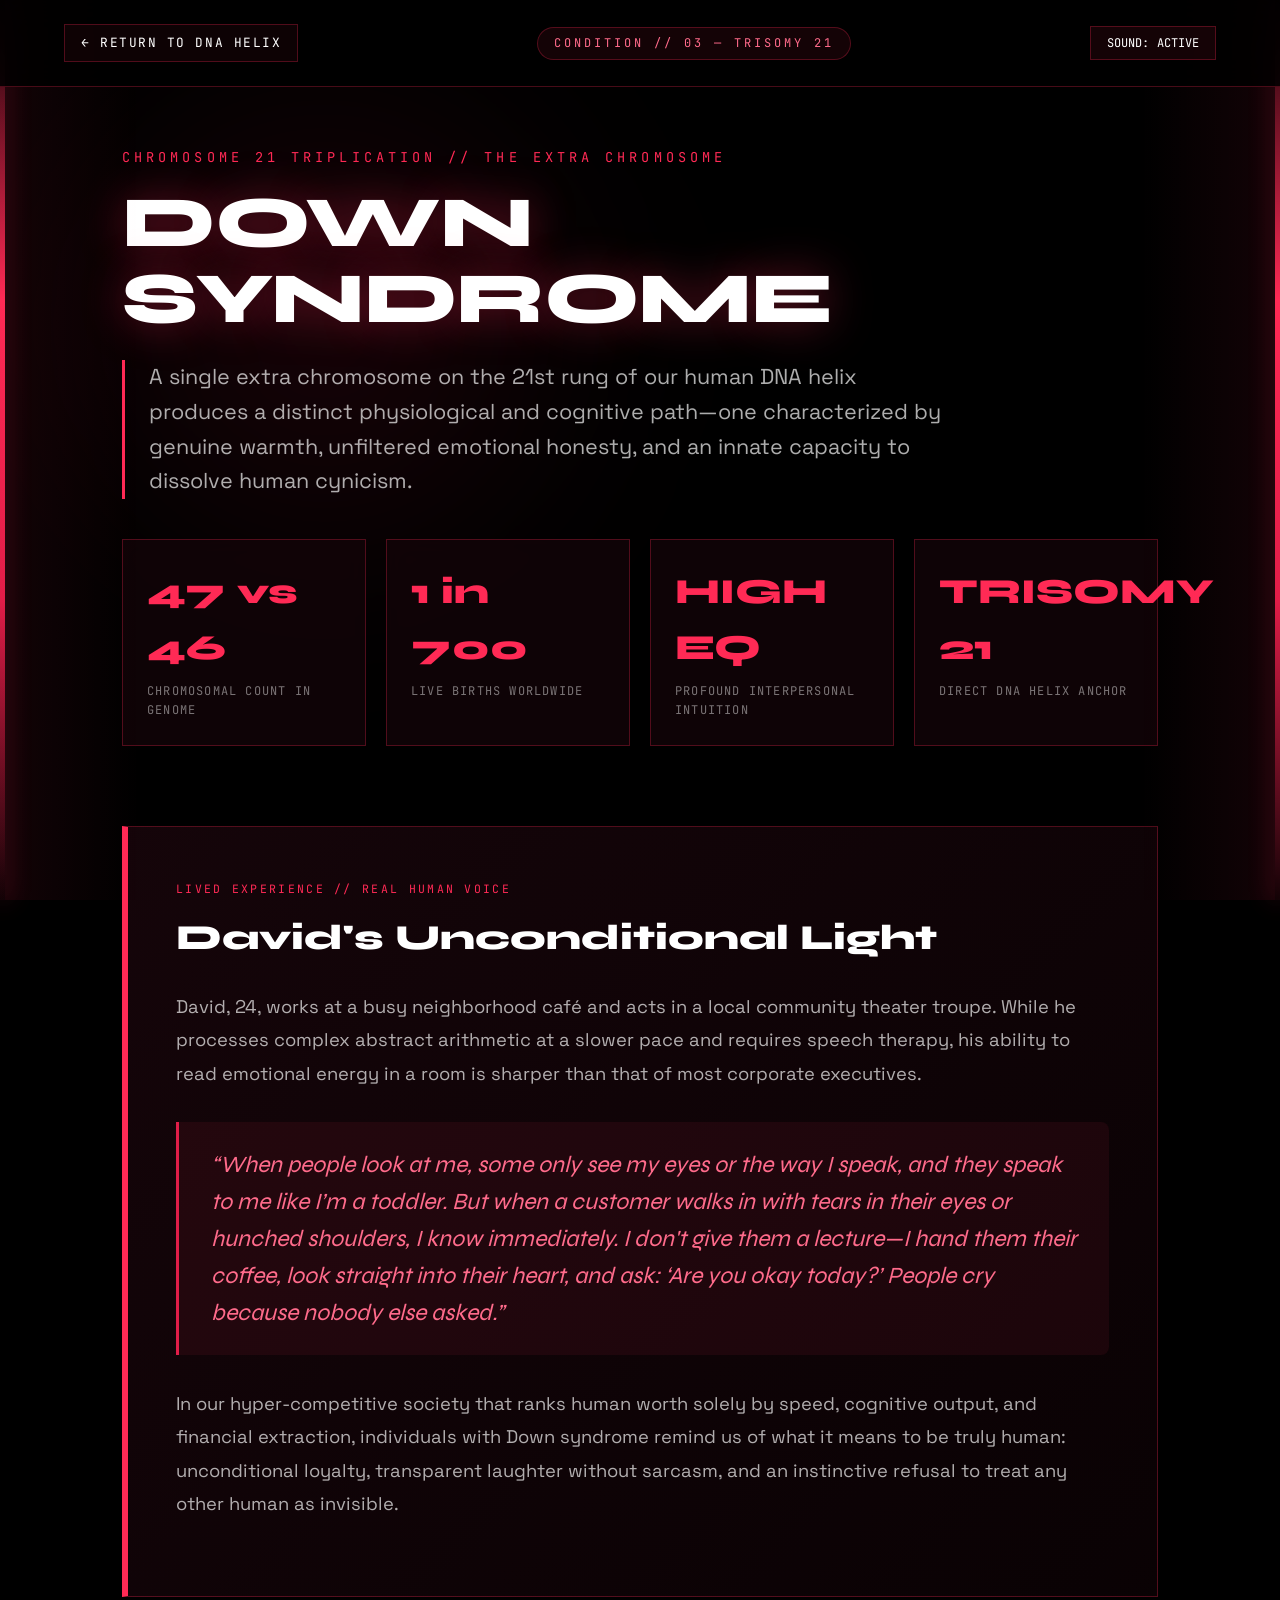
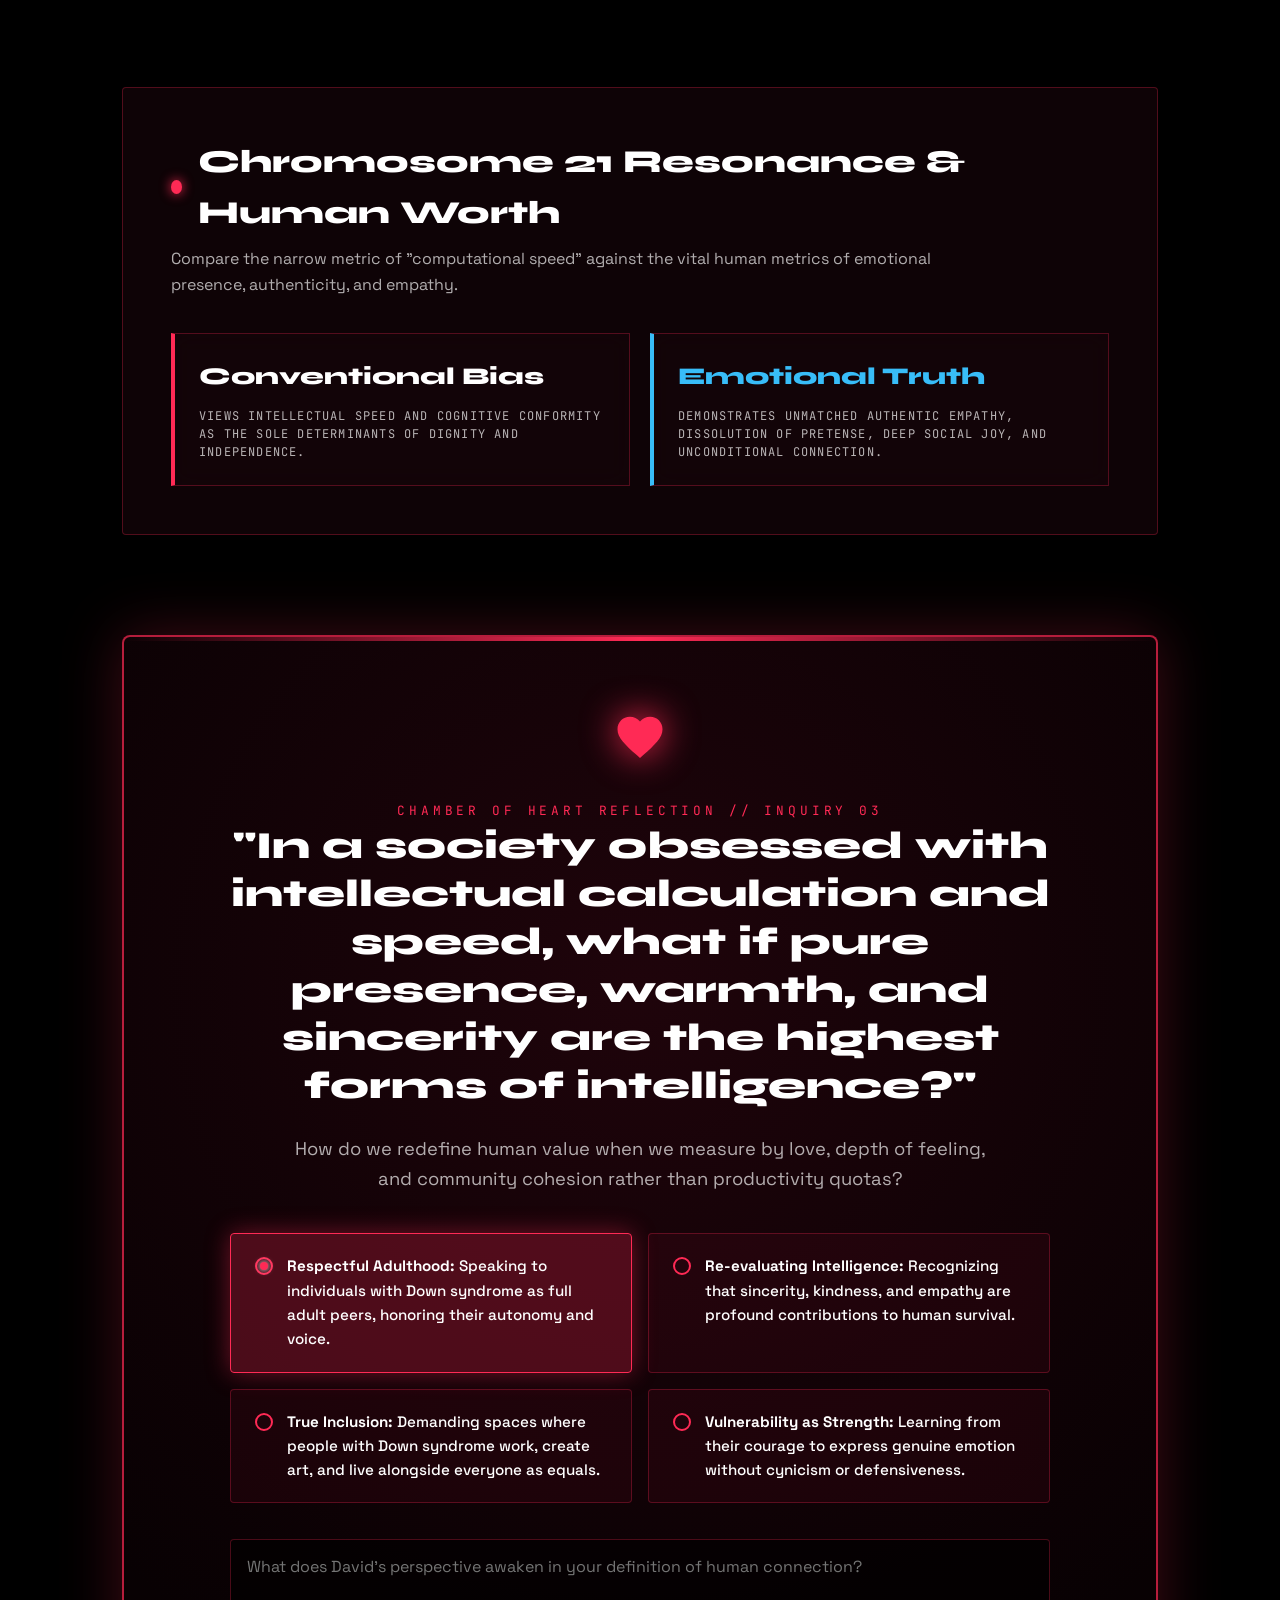
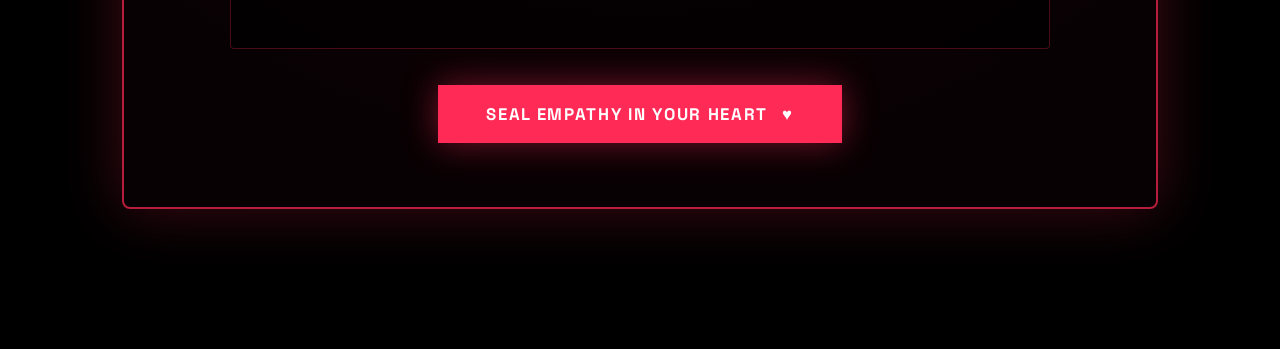
<file: down-syndrome.html>
<!DOCTYPE html>
<html lang="en">
<head>
  <meta charset="UTF-8">
  <meta name="viewport" content="width=device-width, initial-scale=1.0">
  <title>Down Syndrome // MORBUS Empathy Chamber</title>
  <meta name="description" content="Explore Trisomy 21, the biological connection to the DNA helix, and develop deep empathy toward the Down syndrome community.">
  <link rel="stylesheet" href="css/condition.css">
</head>
<body>

  <!-- Red Glowing Side Rails -->
  <div class="side-rail-left"></div>
  <div class="side-rail-right"></div>
  <div class="side-vignette-left"></div>
  <div class="side-vignette-right"></div>
  <div class="bg-ambient-orb"></div>

  <!-- Sticky Navigation Header -->
  <header class="condition-nav-header">
    <a href="index.html" class="nav-back-link">
      ← RETURN TO DNA HELIX
    </a>
    <div class="nav-center-badge">
      CONDITION // 03 — TRISOMY 21
    </div>
    <button class="nav-audio-btn" id="audio-toggle">
      <span>SOUND:</span> <span id="audio-state">ACTIVE</span>
    </button>
  </header>

  <!-- Main Container -->
  <main class="condition-container">
    
    <!-- Hero Section -->
    <section class="condition-hero">
      <span class="hero-tag">CHROMOSOME 21 TRIPLICATION // THE EXTRA CHROMOSOME</span>
      <h1 class="hero-title">DOWN SYNDROME</h1>
      <p class="hero-lead">
        A single extra chromosome on the 21st rung of our human DNA helix produces a distinct physiological and cognitive path—one characterized by genuine warmth, unfiltered emotional honesty, and an innate capacity to dissolve human cynicism.
      </p>

      <div class="hero-metrics-grid">
        <div class="metric-card">
          <div class="metric-val">47 vs 46</div>
          <div class="metric-label">Chromosomal Count in Genome</div>
        </div>
        <div class="metric-card">
          <div class="metric-val">1 in 700</div>
          <div class="metric-label">Live Births Worldwide</div>
        </div>
        <div class="metric-card">
          <div class="metric-val">HIGH EQ</div>
          <div class="metric-label">Profound Interpersonal Intuition</div>
        </div>
        <div class="metric-card">
          <div class="metric-val">TRISOMY 21</div>
          <div class="metric-label">Direct DNA Helix Anchor</div>
        </div>
      </div>
    </section>

    <!-- The Lived Narrative -->
    <section class="narrative-section">
      <span class="narrative-badge">LIVED EXPERIENCE // REAL HUMAN VOICE</span>
      <h2 class="narrative-heading">David's Unconditional Light</h2>
      
      <p class="narrative-body">
        David, 24, works at a busy neighborhood café and acts in a local community theater troupe. While he processes complex abstract arithmetic at a slower pace and requires speech therapy, his ability to read emotional energy in a room is sharper than that of most corporate executives.
      </p>

      <div class="narrative-quote">
        “When people look at me, some only see my eyes or the way I speak, and they speak to me like I’m a toddler. But when a customer walks in with tears in their eyes or hunched shoulders, I know immediately. I don't give them a lecture—I hand them their coffee, look straight into their heart, and ask: ‘Are you okay today?’ People cry because nobody else asked.”
      </div>

      <p class="narrative-body">
        In our hyper-competitive society that ranks human worth solely by speed, cognitive output, and financial extraction, individuals with Down syndrome remind us of what it means to be truly human: unconditional loyalty, transparent laughter without sarcasm, and an instinctive refusal to treat any other human as invisible.
      </p>
    </section>

    <!-- Interactive Genetic & Empathy Radar -->
    <section class="simulator-section">
      <div class="simulator-header">
        <h3 class="simulator-title">Chromosome 21 Resonance & Human Worth</h3>
        <p class="simulator-desc">
          Compare the narrow metric of "computational speed" against the vital human metrics of emotional presence, authenticity, and empathy.
        </p>
      </div>

      <div class="hero-metrics-grid">
        <div class="metric-card" style="border-left: 4px solid #ff2a55;">
          <div class="metric-val" style="font-size: 1.5rem; color: #fff;">Conventional Bias</div>
          <div class="metric-label" style="margin-top: 10px; line-height: 1.5; color: rgba(255,255,255,0.7);">
            Views intellectual speed and cognitive conformity as the sole determinants of dignity and independence.
          </div>
        </div>

        <div class="metric-card" style="border-left: 4px solid #38bdf8;">
          <div class="metric-val" style="font-size: 1.5rem; color: #38bdf8;">Emotional Truth</div>
          <div class="metric-label" style="margin-top: 10px; line-height: 1.5; color: rgba(255,255,255,0.7);">
            Demonstrates unmatched authentic empathy, dissolution of pretense, deep social joy, and unconditional connection.
          </div>
        </div>
      </div>
    </section>

    <!-- The Empathy Reflection Chamber -->
    <section class="empathy-chamber">
      <div class="heart-beater" id="heart-trigger" title="Click to listen to heartbeat">
        <svg viewBox="0 0 24 24">
          <path d="M12 21.35l-1.45-1.32C5.4 15.36 2 12.28 2 8.5 2 5.42 4.42 3 7.5 3c1.74 0 3.41.81 4.5 2.09C13.09 3.81 14.76 3 16.5 3 19.58 3 22 5.42 22 8.5c0 3.78-3.4 6.86-8.55 11.54L12 21.35z"/>
        </svg>
      </div>

      <span class="chamber-eyebrow">CHAMBER OF HEART REFLECTION // INQUIRY 03</span>
      
      <h2 class="chamber-question">
        "In a society obsessed with intellectual calculation and speed, what if pure presence, warmth, and sincerity are the highest forms of intelligence?"
      </h2>

      <p class="chamber-subquestion">
        How do we redefine human value when we measure by love, depth of feeling, and community cohesion rather than productivity quotas?
      </p>

      <div class="empathy-choices-grid">
        <div class="empathy-option" data-pledge="I will never speak down to or infantilize adults with intellectual differences.">
          <div class="option-radio"></div>
          <div class="option-text">
            <strong>Respectful Adulthood:</strong> Speaking to individuals with Down syndrome as full adult peers, honoring their autonomy and voice.
          </div>
        </div>

        <div class="empathy-option" data-pledge="I will value emotional and heart intelligence as equal to cognitive calculation.">
          <div class="option-radio"></div>
          <div class="option-text">
            <strong>Re-evaluating Intelligence:</strong> Recognizing that sincerity, kindness, and empathy are profound contributions to human survival.
          </div>
        </div>

        <div class="empathy-option" data-pledge="I will support inclusive workplaces, arts, and communities where they belong naturally.">
          <div class="option-radio"></div>
          <div class="option-text">
            <strong>True Inclusion:</strong> Demanding spaces where people with Down syndrome work, create art, and live alongside everyone as equals.
          </div>
        </div>

        <div class="empathy-option" data-pledge="I will open my heart to their unfiltered joy and learn to drop my own social armor.">
          <div class="option-radio"></div>
          <div class="option-text">
            <strong>Vulnerability as Strength:</strong> Learning from their courage to express genuine emotion without cynicism or defensiveness.
          </div>
        </div>
      </div>

      <textarea class="reflection-textarea" id="user-reflection" placeholder="What does David's perspective awaken in your definition of human connection?"></textarea>

      <div>
        <button class="btn-seal-empathy" id="btn-seal">
          <span>SEAL EMPATHY IN YOUR HEART</span>
          <span>♥</span>
        </button>
      </div>

      <!-- Sealed Result Display -->
      <div class="empathy-sealed-result" id="sealed-box">
        <h3 class="sealed-title">EMPATHY PLEDGE EMBEDDED</h3>
        <p class="sealed-desc" id="pledge-echo">
          "I will never speak down to or infantilize adults with intellectual differences."
        </p>
        <div class="next-steps-row">
          <a href="bipolar.html" class="btn-next-condition">ADVANCE TO CONDITION 04: BIPOLAR DIVERSITY →</a>
          <a href="index.html" class="btn-back-nexus">RETURN TO DNA HELIX</a>
        </div>
      </div>
    </section>

  </main>

  <!-- Audio Engine & Scripts -->
  <script src="js/audio-engine.js"></script>
  <script>
    document.addEventListener('DOMContentLoaded', () => {
      const audioBtn = document.getElementById('audio-toggle');
      const audioState = document.getElementById('audio-state');
      const heartTrigger = document.getElementById('heart-trigger');

      const initAudio = () => {
        if (window.morbusAudio) window.morbusAudio.ensureStarted();
        window.removeEventListener('click', initAudio);
      };
      window.addEventListener('click', initAudio);

      audioBtn.addEventListener('click', (e) => {
        e.stopPropagation();
        if (window.morbusAudio) {
          window.morbusAudio.ensureStarted();
          const muted = window.morbusAudio.toggleMute();
          audioState.textContent = muted ? 'MUTED' : 'ACTIVE';
        }
      });

      heartTrigger.addEventListener('click', () => {
        if (window.morbusAudio) window.morbusAudio.playHeartPulse();
      });

      // Empathy Choices
      const options = document.querySelectorAll('.empathy-option');
      let selectedPledge = "I will never speak down to or infantilize adults with intellectual differences.";

      options.forEach(opt => {
        opt.addEventListener('click', () => {
          options.forEach(o => o.classList.remove('selected'));
          opt.classList.add('selected');
          selectedPledge = opt.getAttribute('data-pledge');
          if (window.morbusAudio) window.morbusAudio.playCardHover();
        });
      });
      if (options[0]) options[0].classList.add('selected');

      const btnSeal = document.getElementById('btn-seal');
      const sealedBox = document.getElementById('sealed-box');
      const pledgeEcho = document.getElementById('pledge-echo');
      const customInput = document.getElementById('user-reflection');

      btnSeal.addEventListener('click', () => {
        if (customInput.value.trim().length > 0) {
          selectedPledge = customInput.value.trim();
        }
        pledgeEcho.textContent = `"${selectedPledge}"`;
        sealedBox.classList.add('active');

        if (window.morbusAudio) window.morbusAudio.playEmpathyResonance();
        sealedBox.scrollIntoView({ behavior: 'smooth', block: 'center' });
      });
    });
  </script>
</body>
</html>
</file>
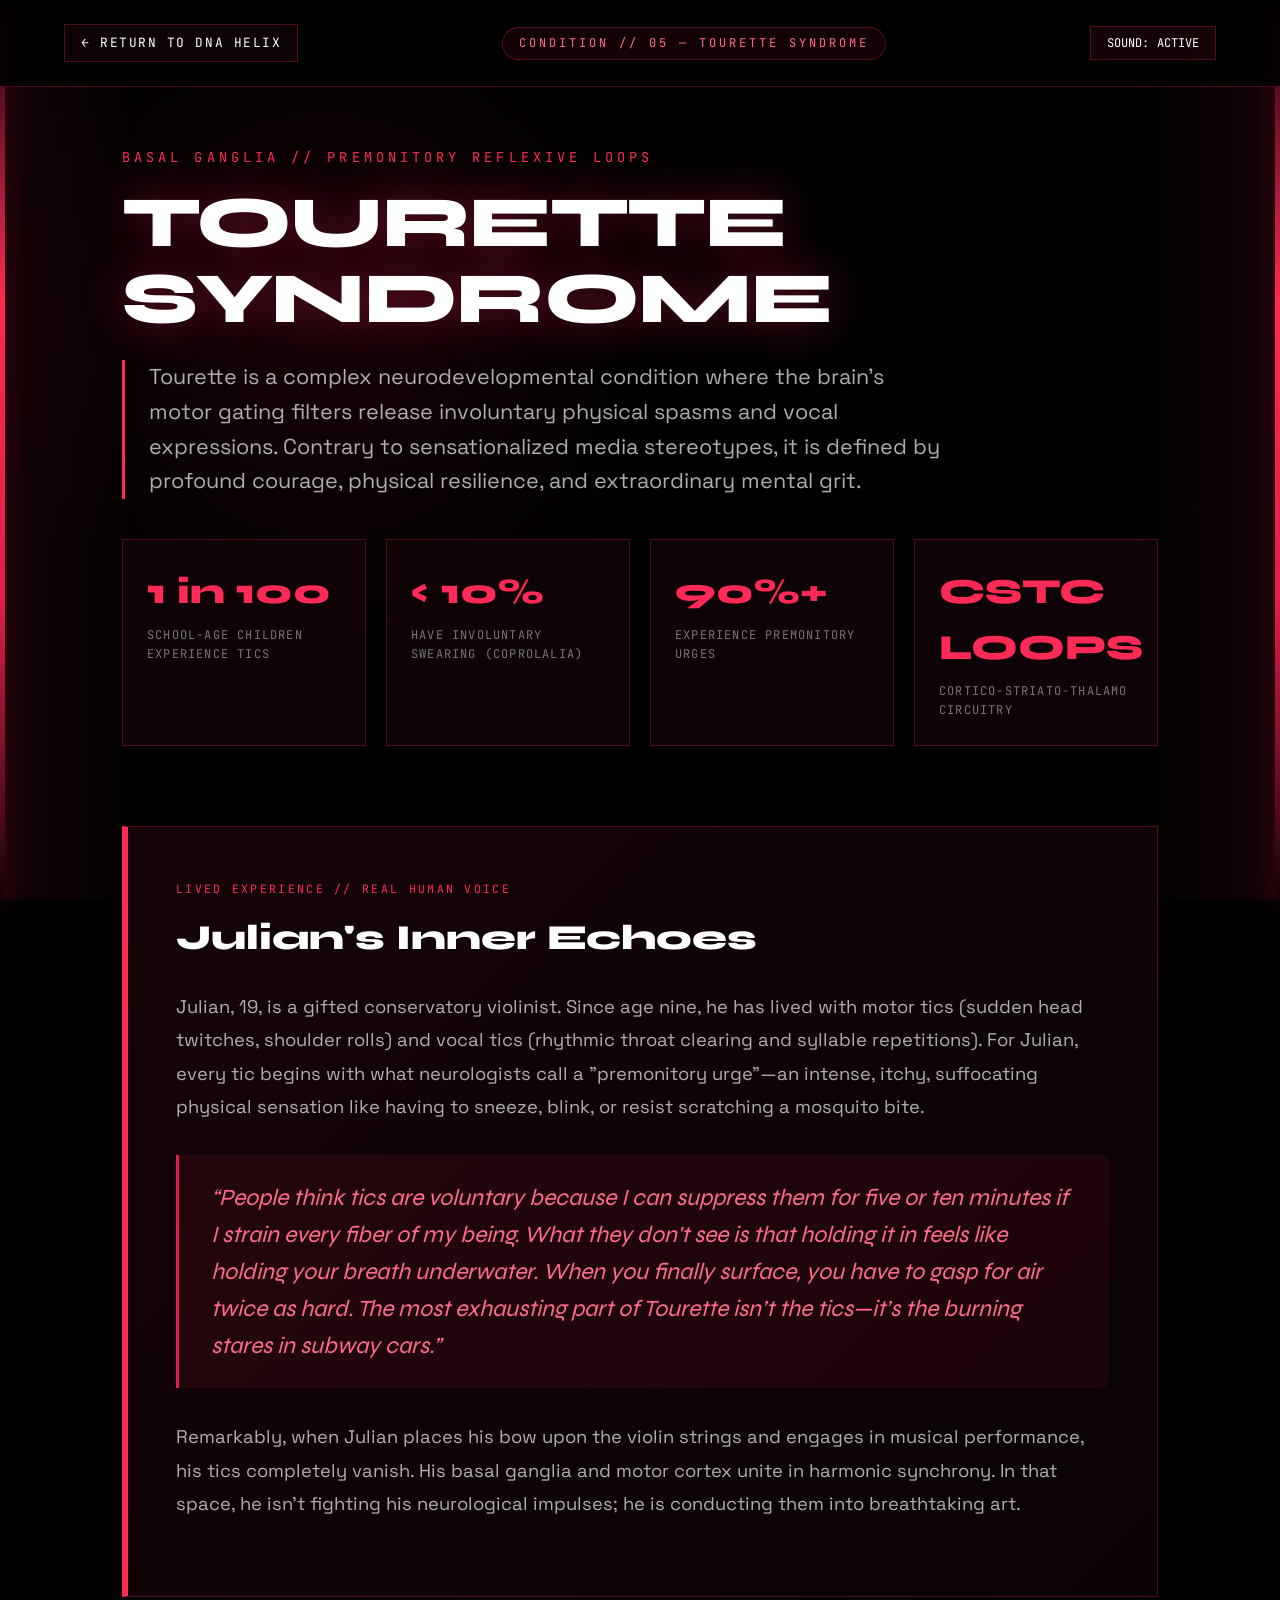
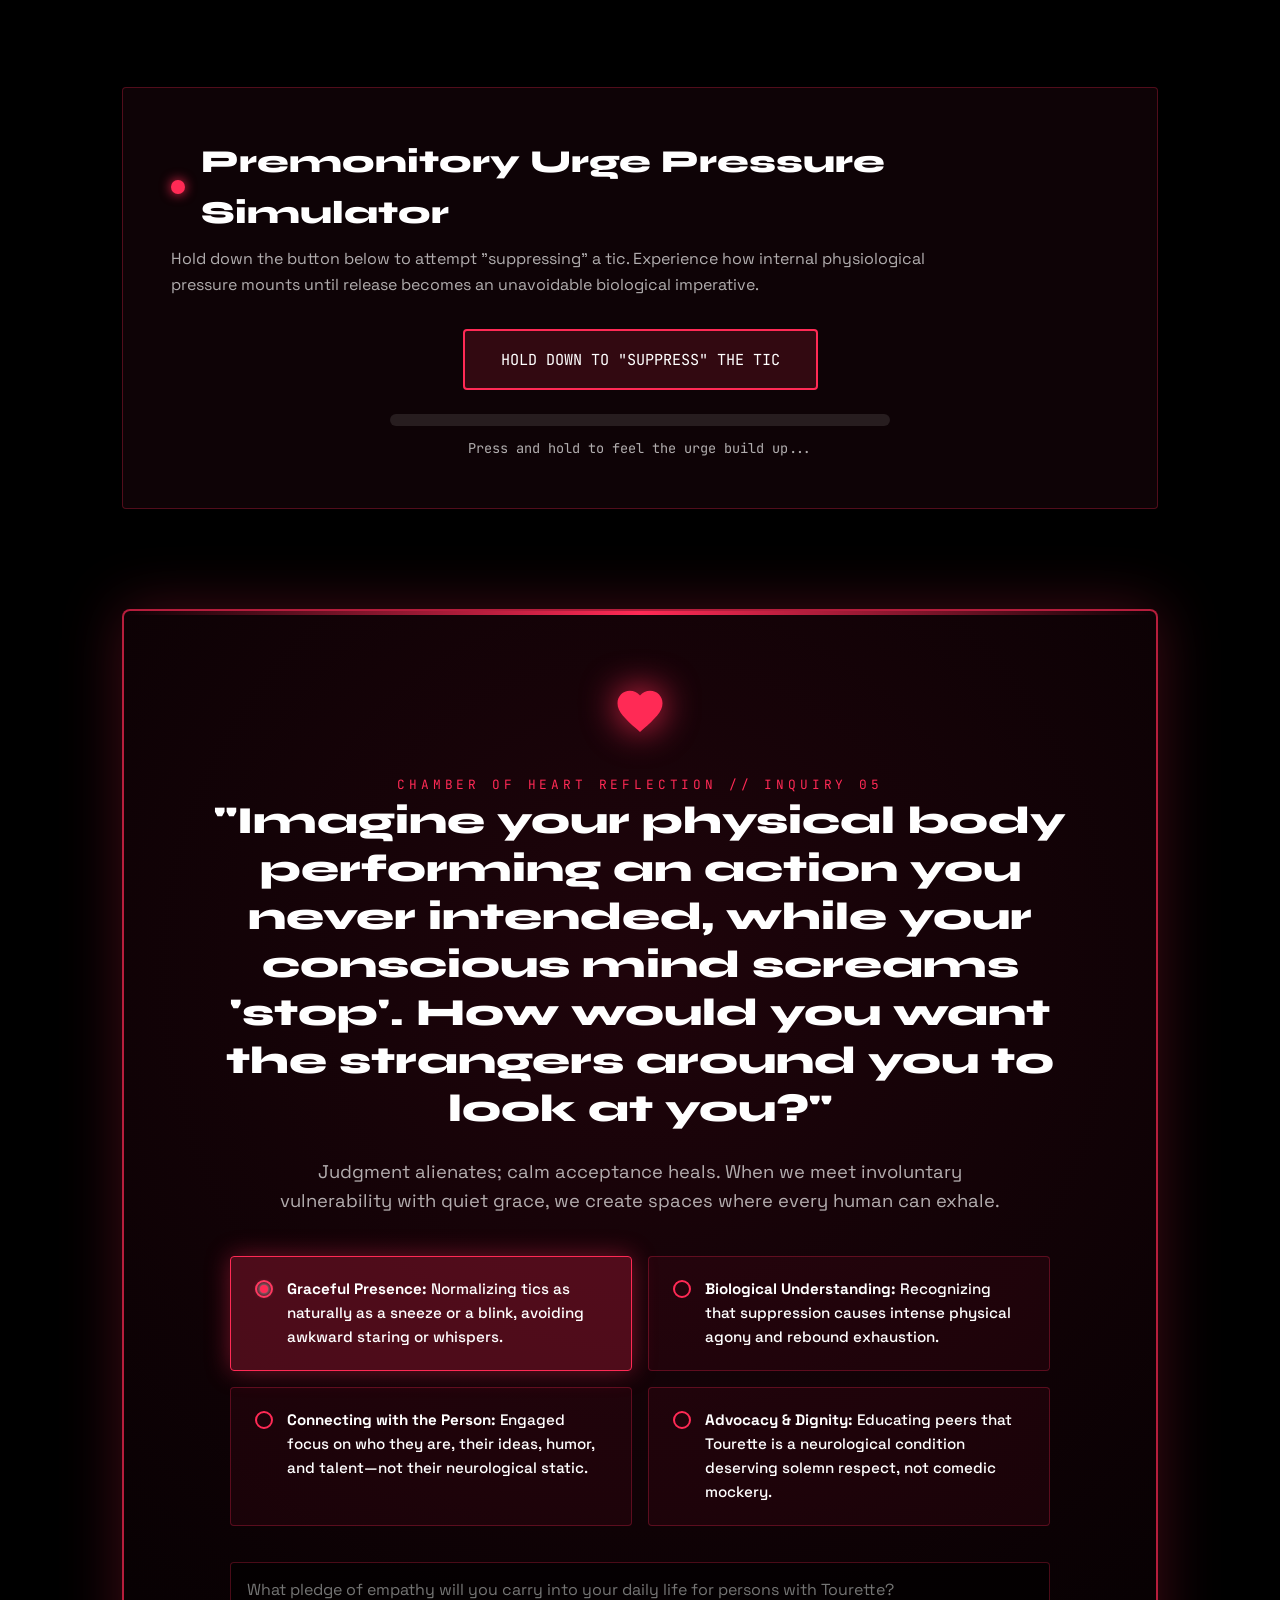
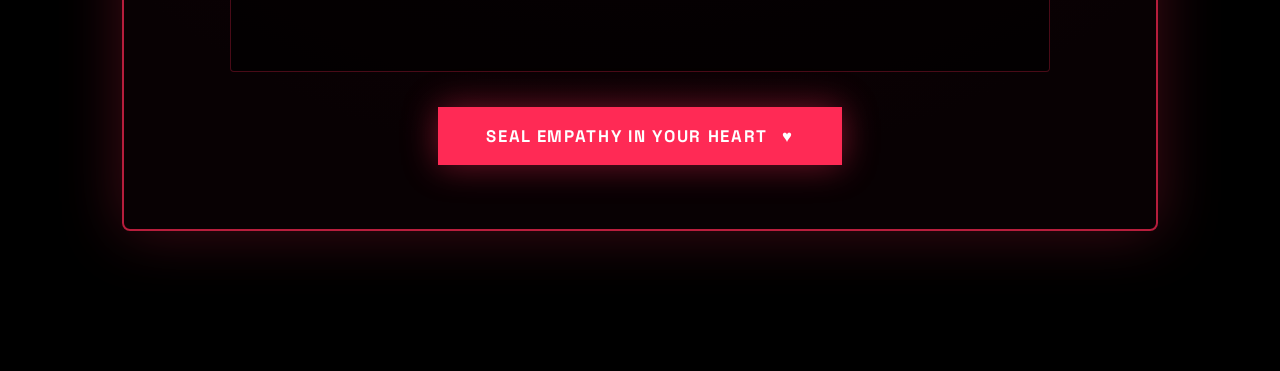
<file: tourette.html>
<!DOCTYPE html>
<html lang="en">
<head>
  <meta charset="UTF-8">
  <meta name="viewport" content="width=device-width, initial-scale=1.0">
  <title>Tourette Syndrome // MORBUS Empathy Chamber</title>
  <meta name="description" content="Explore Tourette syndrome, the basal ganglia circuitry, premonitory urges, and discover heartfelt empathy.">
  <link rel="stylesheet" href="css/condition.css">
</head>
<body>

  <!-- Red Glowing Side Rails -->
  <div class="side-rail-left"></div>
  <div class="side-rail-right"></div>
  <div class="side-vignette-left"></div>
  <div class="side-vignette-right"></div>
  <div class="bg-ambient-orb"></div>

  <!-- Sticky Navigation Header -->
  <header class="condition-nav-header">
    <a href="index.html" class="nav-back-link">
      ← RETURN TO DNA HELIX
    </a>
    <div class="nav-center-badge">
      CONDITION // 05 — TOURETTE SYNDROME
    </div>
    <button class="nav-audio-btn" id="audio-toggle">
      <span>SOUND:</span> <span id="audio-state">ACTIVE</span>
    </button>
  </header>

  <!-- Main Container -->
  <main class="condition-container">
    
    <!-- Hero Section -->
    <section class="condition-hero">
      <span class="hero-tag">BASAL GANGLIA // PREMONITORY REFLEXIVE LOOPS</span>
      <h1 class="hero-title">TOURETTE SYNDROME</h1>
      <p class="hero-lead">
        Tourette is a complex neurodevelopmental condition where the brain’s motor gating filters release involuntary physical spasms and vocal expressions. Contrary to sensationalized media stereotypes, it is defined by profound courage, physical resilience, and extraordinary mental grit.
      </p>

      <div class="hero-metrics-grid">
        <div class="metric-card">
          <div class="metric-val">1 in 100</div>
          <div class="metric-label">School-Age Children Experience Tics</div>
        </div>
        <div class="metric-card">
          <div class="metric-val">&lt; 10%</div>
          <div class="metric-label">Have Involuntary Swearing (Coprolalia)</div>
        </div>
        <div class="metric-card">
          <div class="metric-val">90%+</div>
          <div class="metric-label">Experience Premonitory Urges</div>
        </div>
        <div class="metric-card">
          <div class="metric-val">CSTC LOOPS</div>
          <div class="metric-label">Cortico-Striato-Thalamo Circuitry</div>
        </div>
      </div>
    </section>

    <!-- The Lived Narrative -->
    <section class="narrative-section">
      <span class="narrative-badge">LIVED EXPERIENCE // REAL HUMAN VOICE</span>
      <h2 class="narrative-heading">Julian's Inner Echoes</h2>
      
      <p class="narrative-body">
        Julian, 19, is a gifted conservatory violinist. Since age nine, he has lived with motor tics (sudden head twitches, shoulder rolls) and vocal tics (rhythmic throat clearing and syllable repetitions). For Julian, every tic begins with what neurologists call a "premonitory urge"—an intense, itchy, suffocating physical sensation like having to sneeze, blink, or resist scratching a mosquito bite.
      </p>

      <div class="narrative-quote">
        “People think tics are voluntary because I can suppress them for five or ten minutes if I strain every fiber of my being. What they don't see is that holding it in feels like holding your breath underwater. When you finally surface, you have to gasp for air twice as hard. The most exhausting part of Tourette isn’t the tics—it’s the burning stares in subway cars.”
      </div>

      <p class="narrative-body">
        Remarkably, when Julian places his bow upon the violin strings and engages in musical performance, his tics completely vanish. His basal ganglia and motor cortex unite in harmonic synchrony. In that space, he isn't fighting his neurological impulses; he is conducting them into breathtaking art.
      </p>
    </section>

    <!-- Interactive Simulator: The Premonitory Pressure Valve -->
    <section class="simulator-section">
      <div class="simulator-header">
        <h3 class="simulator-title">Premonitory Urge Pressure Simulator</h3>
        <p class="simulator-desc">
          Hold down the button below to attempt "suppressing" a tic. Experience how internal physiological pressure mounts until release becomes an unavoidable biological imperative.
        </p>
      </div>

      <div style="text-align: center; margin-top: 24px;">
        <button id="btn-suppress" style="background: rgba(255, 42, 85, 0.15); border: 2px solid var(--red-primary); color: #fff; font-family: var(--font-mono); font-size: 0.95rem; padding: 18px 36px; border-radius: 4px; cursor: pointer; transition: all 0.2s ease;">
          HOLD DOWN TO "SUPPRESS" THE TIC
        </button>

        <div style="max-width: 500px; margin: 24px auto 0; height: 12px; background: rgba(255,255,255,0.1); border-radius: 6px; overflow: hidden;">
          <div id="suppress-bar" style="width: 0%; height: 100%; background: var(--red-primary); transition: width 0.1s linear;"></div>
        </div>
        <p id="suppress-status" style="font-family: var(--font-mono); font-size: 0.85rem; color: var(--text-dim); margin-top: 12px;">
          Press and hold to feel the urge build up...
        </p>
      </div>
    </section>

    <!-- The Empathy Reflection Chamber -->
    <section class="empathy-chamber">
      <div class="heart-beater" id="heart-trigger" title="Click to listen to heartbeat">
        <svg viewBox="0 0 24 24">
          <path d="M12 21.35l-1.45-1.32C5.4 15.36 2 12.28 2 8.5 2 5.42 4.42 3 7.5 3c1.74 0 3.41.81 4.5 2.09C13.09 3.81 14.76 3 16.5 3 19.58 3 22 5.42 22 8.5c0 3.78-3.4 6.86-8.55 11.54L12 21.35z"/>
        </svg>
      </div>

      <span class="chamber-eyebrow">CHAMBER OF HEART REFLECTION // INQUIRY 05</span>
      
      <h2 class="chamber-question">
        "Imagine your physical body performing an action you never intended, while your conscious mind screams 'stop'. How would you want the strangers around you to look at you?"
      </h2>

      <p class="chamber-subquestion">
        Judgment alienates; calm acceptance heals. When we meet involuntary vulnerability with quiet grace, we create spaces where every human can exhale.
      </p>

      <div class="empathy-choices-grid">
        <div class="empathy-option" data-pledge="I will not stare, mock, or make someone self-conscious when they experience a tic.">
          <div class="option-radio"></div>
          <div class="option-text">
            <strong>Graceful Presence:</strong> Normalizing tics as naturally as a sneeze or a blink, avoiding awkward staring or whispers.
          </div>
        </div>

        <div class="empathy-option" data-pledge="I will never ask someone with Tourette to 'just stop' or 'calm down'.">
          <div class="option-radio"></div>
          <div class="option-text">
            <strong>Biological Understanding:</strong> Recognizing that suppression causes intense physical agony and rebound exhaustion.
          </div>
        </div>

        <div class="empathy-option" data-pledge="I will look past the involuntary movement and listen directly to the human soul within.">
          <div class="option-radio"></div>
          <div class="option-text">
            <strong>Connecting with the Person:</strong> Engaged focus on who they are, their ideas, humor, and talent—not their neurological static.
          </div>
        </div>

        <div class="empathy-option" data-pledge="I will dismantle media stereotypes that reduce Tourette syndrome to a cheap punchline.">
          <div class="option-radio"></div>
          <div class="option-text">
            <strong>Advocacy & Dignity:</strong> Educating peers that Tourette is a neurological condition deserving solemn respect, not comedic mockery.
          </div>
        </div>
      </div>

      <textarea class="reflection-textarea" id="user-reflection" placeholder="What pledge of empathy will you carry into your daily life for persons with Tourette?"></textarea>

      <div>
        <button class="btn-seal-empathy" id="btn-seal">
          <span>SEAL EMPATHY IN YOUR HEART</span>
          <span>♥</span>
        </button>
      </div>

      <!-- Sealed Result Display -->
      <div class="empathy-sealed-result" id="sealed-box">
        <h3 class="sealed-title">EMPATHY PLEDGE EMBEDDED</h3>
        <p class="sealed-desc" id="pledge-echo">
          "I will not stare, mock, or make someone self-conscious when they experience a tic."
        </p>
        <div class="next-steps-row">
          <a href="index.html" class="btn-next-condition" style="background: #00f3ff; color: #000;">RETURN TO DNA HELIX (NEXUS) →</a>
          <a href="autism.html" class="btn-back-nexus">CYCLE TO CONDITION 01: AUTISM</a>
        </div>
      </div>
    </section>

  </main>

  <!-- Audio Engine & Scripts -->
  <script src="js/audio-engine.js"></script>
  <script>
    document.addEventListener('DOMContentLoaded', () => {
      const audioBtn = document.getElementById('audio-toggle');
      const audioState = document.getElementById('audio-state');
      const heartTrigger = document.getElementById('heart-trigger');

      const initAudio = () => {
        if (window.morbusAudio) window.morbusAudio.ensureStarted();
        window.removeEventListener('click', initAudio);
      };
      window.addEventListener('click', initAudio);

      audioBtn.addEventListener('click', (e) => {
        e.stopPropagation();
        if (window.morbusAudio) {
          window.morbusAudio.ensureStarted();
          const muted = window.morbusAudio.toggleMute();
          audioState.textContent = muted ? 'MUTED' : 'ACTIVE';
        }
      });

      heartTrigger.addEventListener('click', () => {
        if (window.morbusAudio) window.morbusAudio.playHeartPulse();
      });

      // Premonitory Urge Suppression Simulator
      const btnSuppress = document.getElementById('btn-suppress');
      const bar = document.getElementById('suppress-bar');
      const status = document.getElementById('suppress-status');

      let pressTimer = null;
      let pressure = 0;

      const startHold = () => {
        clearInterval(pressTimer);
        pressure = 0;
        status.textContent = "Suppressing... internal physiological tension escalating...";
        status.style.color = "#ff6b8b";

        pressTimer = setInterval(() => {
          pressure += 4;
          bar.style.width = `${pressure}%`;

          if (pressure >= 100) {
            clearInterval(pressTimer);
            status.textContent = ">>> INVOLUNTARY RELEASE // UNCONTAINABLE SNEEZE REFLEX <<<";
            status.style.color = "#ffffff";
            btnSuppress.style.background = "#ff2a55";
            if (window.morbusAudio) window.morbusAudio.playCardWarp();
            setTimeout(() => {
              btnSuppress.style.background = "rgba(255, 42, 85, 0.15)";
              bar.style.width = "0%";
              status.textContent = "The tic was released. Physical relief restored, but energy drained.";
              status.style.color = "var(--text-dim)";
            }, 1200);
          }
        }, 80);
      };

      const stopHold = () => {
        if (pressure < 100 && pressure > 0) {
          clearInterval(pressTimer);
          bar.style.width = "0%";
          status.textContent = "Suppression released early. Neurological tension subsided.";
          status.style.color = "var(--text-dim)";
        }
      };

      btnSuppress.addEventListener('mousedown', startHold);
      btnSuppress.addEventListener('mouseup', stopHold);
      btnSuppress.addEventListener('mouseleave', stopHold);
      btnSuppress.addEventListener('touchstart', (e) => { e.preventDefault(); startHold(); });
      btnSuppress.addEventListener('touchend', stopHold);

      // Empathy Choices
      const options = document.querySelectorAll('.empathy-option');
      let selectedPledge = "I will not stare, mock, or make someone self-conscious when they experience a tic.";

      options.forEach(opt => {
        opt.addEventListener('click', () => {
          options.forEach(o => o.classList.remove('selected'));
          opt.classList.add('selected');
          selectedPledge = opt.getAttribute('data-pledge');
          if (window.morbusAudio) window.morbusAudio.playCardHover();
        });
      });
      if (options[0]) options[0].classList.add('selected');

      const btnSeal = document.getElementById('btn-seal');
      const sealedBox = document.getElementById('sealed-box');
      const pledgeEcho = document.getElementById('pledge-echo');
      const customInput = document.getElementById('user-reflection');

      btnSeal.addEventListener('click', () => {
        if (customInput.value.trim().length > 0) {
          selectedPledge = customInput.value.trim();
        }
        pledgeEcho.textContent = `"${selectedPledge}"`;
        sealedBox.classList.add('active');

        if (window.morbusAudio) window.morbusAudio.playEmpathyResonance();
        sealedBox.scrollIntoView({ behavior: 'smooth', block: 'center' });
      });
    });
  </script>
</body>
</html>
</file>
<file: css/condition.css>
/* ==========================================================================
   MORBUS - Condition Detail Pages Stylesheet
   Theme: Pitch Black Main Void + Empathetic Red / Crimson Side Accents
   Empathy Reflection Chamber & Sensory Architecture
   ========================================================================== */

@import url('https://fonts.googleapis.com/css2?family=JetBrains+Mono:wght@300;400;500;700&family=Space+Grotesk:wght@300;400;500;600;700;800&family=Syne:wght@400;700;800;900&display=swap');

:root {
  --bg-black: #000000;
  --bg-surface: #0a0305;
  --bg-card: rgba(22, 5, 10, 0.65);
  
  /* Red Theme Palette */
  --red-primary: #ff2a55;
  --red-crimson: #e11d48;
  --red-deep: #880825;
  --red-glow: rgba(255, 42, 85, 0.45);
  --red-subtle: rgba(255, 42, 85, 0.12);
  --red-border: rgba(255, 42, 85, 0.28);
  --red-border-bright: rgba(255, 42, 85, 0.7);
  --red-text-accent: #ff6b8b;

  --text-white: #ffffff;
  --text-dim: rgba(255, 255, 255, 0.68);
  --text-muted: rgba(255, 255, 255, 0.45);

  --font-display: 'Syne', sans-serif;
  --font-body: 'Space Grotesk', sans-serif;
  --font-mono: 'JetBrains Mono', monospace;
}

* {
  margin: 0;
  padding: 0;
  box-sizing: border-box;
}

body {
  background-color: var(--bg-black);
  color: var(--text-white);
  font-family: var(--font-body);
  line-height: 1.6;
  overflow-x: hidden;
  position: relative;
  min-height: 100vh;
  -webkit-font-smoothing: antialiased;
}

/* Red Side Accent Borders (User specified: red theme side color with black as main page color) */
.side-rail-left,
.side-rail-right {
  position: fixed;
  top: 0;
  bottom: 0;
  width: 5px;
  background: linear-gradient(180deg, transparent, var(--red-primary), var(--red-crimson), transparent);
  z-index: 100;
  box-shadow: 0 0 25px var(--red-glow);
}

.side-rail-left { left: 0; }
.side-rail-right { right: 0; }

.side-vignette-left {
  position: fixed;
  top: 0;
  left: 0;
  bottom: 0;
  width: 140px;
  background: linear-gradient(90deg, rgba(255, 42, 85, 0.08) 0%, transparent 100%);
  pointer-events: none;
  z-index: 90;
}

.side-vignette-right {
  position: fixed;
  top: 0;
  right: 0;
  bottom: 0;
  width: 140px;
  background: linear-gradient(-90deg, rgba(255, 42, 85, 0.08) 0%, transparent 100%);
  pointer-events: none;
  z-index: 90;
}

/* Background Atmospheric Particles / Glow */
.bg-ambient-orb {
  position: fixed;
  width: 650px;
  height: 650px;
  border-radius: 50%;
  background: radial-gradient(circle, rgba(225, 29, 72, 0.12) 0%, rgba(0, 0, 0, 0) 70%);
  filter: blur(80px);
  pointer-events: none;
  z-index: 0;
  animation: orbDrift 20s infinite alternate ease-in-out;
}

@keyframes orbDrift {
  0% { transform: translate(-20%, -10%); }
  100% { transform: translate(30%, 40%); }
}

/* Page Navigation Header */
.condition-nav-header {
  position: sticky;
  top: 0;
  width: 100%;
  z-index: 200;
  display: flex;
  justify-content: space-between;
  align-items: center;
  padding: 24px 64px;
  background: rgba(0, 0, 0, 0.85);
  backdrop-filter: blur(16px);
  border-bottom: 1px solid var(--red-border);
}

.nav-back-link {
  display: flex;
  align-items: center;
  gap: 12px;
  color: var(--text-white);
  text-decoration: none;
  font-family: var(--font-mono);
  font-size: 0.8rem;
  letter-spacing: 0.12em;
  padding: 8px 16px;
  border: 1px solid var(--red-border);
  background: rgba(255, 42, 85, 0.05);
  transition: all 0.3s ease;
}

.nav-back-link:hover {
  background: var(--red-primary);
  color: #000000;
  border-color: var(--red-primary);
  box-shadow: 0 0 20px var(--red-glow);
  transform: translateX(-4px);
}

.nav-center-badge {
  font-family: var(--font-mono);
  font-size: 0.75rem;
  color: var(--red-text-accent);
  letter-spacing: 0.25em;
  background: rgba(255, 42, 85, 0.08);
  border: 1px solid var(--red-border);
  padding: 6px 16px;
  border-radius: 20px;
}

.nav-audio-btn {
  background: rgba(255, 42, 85, 0.08);
  border: 1px solid var(--red-border);
  color: var(--text-white);
  font-family: var(--font-mono);
  font-size: 0.75rem;
  padding: 8px 16px;
  cursor: pointer;
  display: flex;
  align-items: center;
  gap: 8px;
  transition: all 0.3s ease;
}

.nav-audio-btn:hover {
  border-color: var(--red-primary);
  box-shadow: 0 0 15px var(--red-glow);
}

/* Main Content Container */
.condition-container {
  position: relative;
  z-index: 10;
  max-width: 1100px;
  margin: 0 auto;
  padding: 60px 32px 140px;
}

/* Hero Section */
.condition-hero {
  margin-bottom: 80px;
  position: relative;
}

.hero-tag {
  font-family: var(--font-mono);
  font-size: 0.85rem;
  color: var(--red-primary);
  letter-spacing: 0.3em;
  margin-bottom: 16px;
  display: block;
}

.hero-title {
  font-family: var(--font-display);
  font-size: 4.5rem;
  font-weight: 900;
  letter-spacing: -0.02em;
  line-height: 1.05;
  color: #ffffff;
  margin-bottom: 24px;
  text-shadow: 0 0 45px rgba(255, 42, 85, 0.4);
}

.hero-lead {
  font-size: 1.35rem;
  color: var(--text-dim);
  max-width: 820px;
  line-height: 1.6;
  border-left: 3px solid var(--red-primary);
  padding-left: 24px;
  margin-bottom: 40px;
}

.hero-metrics-grid {
  display: grid;
  grid-template-columns: repeat(auto-fit, minmax(220px, 1fr));
  gap: 20px;
  margin-top: 36px;
}

.metric-card {
  background: var(--bg-card);
  border: 1px solid var(--red-border);
  padding: 24px;
  position: relative;
  backdrop-filter: blur(12px);
  transition: transform 0.3s ease, border-color 0.3s ease;
}

.metric-card:hover {
  border-color: var(--red-primary);
  transform: translateY(-4px);
  box-shadow: 0 8px 30px rgba(255, 42, 85, 0.15);
}

.metric-val {
  font-family: var(--font-display);
  font-size: 2.2rem;
  font-weight: 800;
  color: var(--red-primary);
  margin-bottom: 6px;
}

.metric-label {
  font-family: var(--font-mono);
  font-size: 0.75rem;
  letter-spacing: 0.1em;
  color: var(--text-muted);
  text-transform: uppercase;
}

/* Lived Narrative Story Box */
.narrative-section {
  margin-bottom: 90px;
  background: linear-gradient(135deg, rgba(26, 6, 12, 0.8) 0%, rgba(10, 2, 4, 0.95) 100%);
  border: 1px solid var(--red-border);
  border-left: 6px solid var(--red-primary);
  padding: 48px;
  position: relative;
  box-shadow: 0 10px 40px rgba(0, 0, 0, 0.8);
}

.narrative-badge {
  font-family: var(--font-mono);
  font-size: 0.72rem;
  letter-spacing: 0.2em;
  color: var(--red-primary);
  text-transform: uppercase;
  margin-bottom: 12px;
  display: inline-block;
}

.narrative-heading {
  font-family: var(--font-display);
  font-size: 2.2rem;
  font-weight: 800;
  margin-bottom: 24px;
  color: #ffffff;
}

.narrative-body {
  font-size: 1.15rem;
  color: var(--text-dim);
  line-height: 1.8;
  margin-bottom: 28px;
}

.narrative-quote {
  font-family: var(--font-display);
  font-style: italic;
  font-size: 1.45rem;
  color: var(--red-text-accent);
  margin: 32px 0;
  padding: 24px 32px;
  background: rgba(255, 42, 85, 0.07);
  border-left: 3px solid var(--red-crimson);
  border-radius: 0 8px 8px 0;
}

/* Interactive Sensory Simulator */
.simulator-section {
  margin-bottom: 100px;
  background: var(--bg-card);
  border: 1px solid var(--red-border);
  padding: 48px;
  border-radius: 4px;
}

.simulator-header {
  margin-bottom: 32px;
}

.simulator-title {
  font-family: var(--font-display);
  font-size: 2rem;
  font-weight: 800;
  color: #ffffff;
  display: flex;
  align-items: center;
  gap: 16px;
}

.simulator-title::before {
  content: '';
  width: 14px;
  height: 14px;
  background: var(--red-primary);
  border-radius: 50%;
  box-shadow: 0 0 12px var(--red-primary);
}

.simulator-desc {
  font-size: 1rem;
  color: var(--text-dim);
  margin-top: 8px;
  max-width: 780px;
}

.slider-group {
  margin-top: 24px;
  display: flex;
  flex-direction: column;
  gap: 24px;
}

.slider-row {
  display: flex;
  flex-direction: column;
  gap: 8px;
}

.slider-label {
  display: flex;
  justify-content: space-between;
  font-family: var(--font-mono);
  font-size: 0.8rem;
  color: var(--text-white);
}

.slider-label span {
  color: var(--red-primary);
}

.custom-range {
  -webkit-appearance: none;
  width: 100%;
  height: 6px;
  background: rgba(255, 255, 255, 0.15);
  border-radius: 3px;
  outline: none;
}

.custom-range::-webkit-slider-thumb {
  -webkit-appearance: none;
  width: 20px;
  height: 20px;
  border-radius: 50%;
  background: var(--red-primary);
  cursor: pointer;
  box-shadow: 0 0 10px var(--red-primary);
  transition: transform 0.15s ease;
}

.custom-range::-webkit-slider-thumb:hover {
  transform: scale(1.25);
}

/* Sensory Screen Viewport Display */
.sensory-viewport {
  width: 100%;
  height: 240px;
  margin-top: 28px;
  background: #020202;
  border: 1px solid var(--red-border);
  display: flex;
  align-items: center;
  justify-content: center;
  position: relative;
  overflow: hidden;
  transition: all 0.3s ease;
}

.sensory-text-layer {
  font-family: var(--font-display);
  font-size: 1.8rem;
  font-weight: 700;
  text-align: center;
  color: #ffffff;
  padding: 24px;
  z-index: 2;
  transition: all 0.2s ease;
}

/* Autism Color Wheel Container */
.color-wheel-container {
  margin-top: 36px;
  padding: 32px;
  background: rgba(0, 0, 0, 0.6);
  border: 1px solid var(--red-border);
  display: grid;
  grid-template-columns: 1fr 1fr;
  gap: 36px;
  align-items: center;
}

.color-wheel-img {
  width: 100%;
  max-width: 380px;
  border-radius: 8px;
  box-shadow: 0 0 35px rgba(255, 42, 85, 0.2);
  border: 1px solid var(--red-border);
}

.color-wheel-info h4 {
  font-family: var(--font-display);
  font-size: 1.4rem;
  color: var(--red-text-accent);
  margin-bottom: 12px;
}

.color-wheel-info p {
  color: var(--text-dim);
  font-size: 0.95rem;
  margin-bottom: 14px;
}

/* ==========================================================================
   THE EMPATHY REFLECTION CHAMBER (QUESTIONING THE USER AT THE END)
   ========================================================================== */
.empathy-chamber {
  background: radial-gradient(circle at 50% 30%, #1f040b 0%, #080103 80%);
  border: 2px solid var(--red-border-bright);
  box-shadow: 0 0 60px rgba(255, 42, 85, 0.25);
  padding: 64px 54px;
  border-radius: 8px;
  text-align: center;
  position: relative;
  overflow: hidden;
}

.empathy-chamber::before {
  content: '';
  position: absolute;
  top: 0;
  left: 0;
  right: 0;
  height: 4px;
  background: linear-gradient(90deg, transparent, var(--red-primary), transparent);
}

.heart-beater {
  width: 72px;
  height: 72px;
  margin: 0 auto 24px;
  cursor: pointer;
  position: relative;
  display: grid;
  place-items: center;
}

.heart-beater svg {
  width: 54px;
  height: 54px;
  fill: var(--red-primary);
  filter: drop-shadow(0 0 18px var(--red-primary));
  animation: heartPulseAnim 1.4s infinite ease-in-out;
  transition: transform 0.2s ease;
}

.heart-beater:hover svg {
  animation-duration: 0.8s;
  transform: scale(1.15);
}

@keyframes heartPulseAnim {
  0% { transform: scale(0.92); }
  18% { transform: scale(1.18); }
  32% { transform: scale(0.96); }
  46% { transform: scale(1.1); }
  65% { transform: scale(0.92); }
  100% { transform: scale(0.92); }
}

.chamber-eyebrow {
  font-family: var(--font-mono);
  font-size: 0.8rem;
  letter-spacing: 0.3em;
  color: var(--red-primary);
  text-transform: uppercase;
  margin-bottom: 16px;
}

.chamber-question {
  font-family: var(--font-display);
  font-size: 2.4rem;
  font-weight: 800;
  color: #ffffff;
  max-width: 860px;
  margin: 0 auto 24px;
  line-height: 1.25;
}

.chamber-subquestion {
  font-size: 1.15rem;
  color: var(--text-dim);
  max-width: 720px;
  margin: 0 auto 40px;
}

/* User Empathy Interaction Choices */
.empathy-choices-grid {
  display: grid;
  grid-template-columns: 1fr 1fr;
  gap: 16px;
  max-width: 820px;
  margin: 0 auto 36px;
  text-align: left;
}

.empathy-option {
  background: rgba(255, 42, 85, 0.06);
  border: 1px solid var(--red-border);
  padding: 20px 24px;
  border-radius: 4px;
  cursor: pointer;
  transition: all 0.3s cubic-bezier(0.16, 1, 0.3, 1);
  display: flex;
  align-items: flex-start;
  gap: 14px;
}

.empathy-option:hover {
  background: rgba(255, 42, 85, 0.15);
  border-color: var(--red-primary);
  transform: translateY(-2px);
  box-shadow: 0 4px 20px rgba(255, 42, 85, 0.2);
}

.empathy-option.selected {
  background: rgba(255, 42, 85, 0.25);
  border-color: var(--red-primary);
  box-shadow: 0 0 25px rgba(255, 42, 85, 0.4);
}

.option-radio {
  width: 18px;
  height: 18px;
  border: 2px solid var(--red-primary);
  border-radius: 50%;
  margin-top: 3px;
  flex-shrink: 0;
  display: grid;
  place-items: center;
}

.empathy-option.selected .option-radio::after {
  content: '';
  width: 8px;
  height: 8px;
  background: var(--red-primary);
  border-radius: 50%;
  box-shadow: 0 0 6px #fff;
}

.option-text {
  font-size: 0.95rem;
  color: #ffffff;
  font-weight: 500;
}

/* Custom Text Reflection Input */
.reflection-textarea {
  width: 100%;
  max-width: 820px;
  height: 110px;
  background: rgba(0, 0, 0, 0.6);
  border: 1px solid var(--red-border);
  padding: 16px;
  color: #ffffff;
  font-family: var(--font-body);
  font-size: 1rem;
  border-radius: 4px;
  resize: none;
  margin-bottom: 28px;
  outline: none;
  transition: border-color 0.3s ease, box-shadow 0.3s ease;
}

.reflection-textarea:focus {
  border-color: var(--red-primary);
  box-shadow: 0 0 20px rgba(255, 42, 85, 0.3);
}

/* Seal Empathy Action Button */
.btn-seal-empathy {
  background: var(--red-primary);
  color: #ffffff;
  font-family: var(--font-body);
  font-weight: 800;
  font-size: 1.05rem;
  letter-spacing: 0.1em;
  padding: 18px 48px;
  border: none;
  cursor: pointer;
  box-shadow: 0 0 35px var(--red-glow);
  transition: all 0.3s cubic-bezier(0.16, 1, 0.3, 1);
  display: inline-flex;
  align-items: center;
  gap: 14px;
}

.btn-seal-empathy:hover {
  background: #ffffff;
  color: #000000;
  box-shadow: 0 0 50px rgba(255, 42, 85, 0.9);
  transform: translateY(-3px);
}

/* Resonance Pledge Card (Revealed after sealing) */
.empathy-sealed-result {
  display: none;
  margin-top: 36px;
  padding: 32px;
  background: rgba(255, 42, 85, 0.12);
  border: 1px solid var(--red-primary);
  border-radius: 6px;
  animation: fadeIn 0.6s ease;
}

.empathy-sealed-result.active {
  display: block;
}

@keyframes fadeIn {
  from { opacity: 0; transform: translateY(15px); }
  to { opacity: 1; transform: translateY(0); }
}

.sealed-title {
  font-family: var(--font-display);
  font-size: 1.6rem;
  font-weight: 800;
  color: #ffffff;
  margin-bottom: 12px;
}

.sealed-desc {
  font-size: 1.1rem;
  color: var(--red-text-accent);
  max-width: 680px;
  margin: 0 auto 28px;
}

.next-steps-row {
  display: flex;
  justify-content: center;
  gap: 20px;
}

.btn-next-condition,
.btn-back-nexus {
  padding: 12px 28px;
  font-family: var(--font-mono);
  font-size: 0.85rem;
  text-decoration: none;
  font-weight: 700;
  letter-spacing: 0.08em;
  transition: all 0.3s ease;
}

.btn-next-condition {
  background: #ffffff;
  color: #000000;
}

.btn-next-condition:hover {
  background: var(--red-primary);
  color: #ffffff;
  box-shadow: 0 0 25px var(--red-glow);
}

.btn-back-nexus {
  background: transparent;
  color: #ffffff;
  border: 1px solid var(--red-border);
}

.btn-back-nexus:hover {
  background: rgba(255, 42, 85, 0.2);
  border-color: var(--red-primary);
}

/* Responsive */
@media (max-width: 860px) {
  .condition-nav-header {
    padding: 16px 24px;
  }
  .hero-title {
    font-size: 2.8rem;
  }
  .narrative-section,
  .simulator-section,
  .empathy-chamber {
    padding: 32px 20px;
  }
  .chamber-question {
    font-size: 1.65rem;
  }
  .empathy-choices-grid {
    grid-template-columns: 1fr;
  }
  .color-wheel-container {
    grid-template-columns: 1fr;
  }
  .next-steps-row {
    flex-direction: column;
  }
}
</file>
